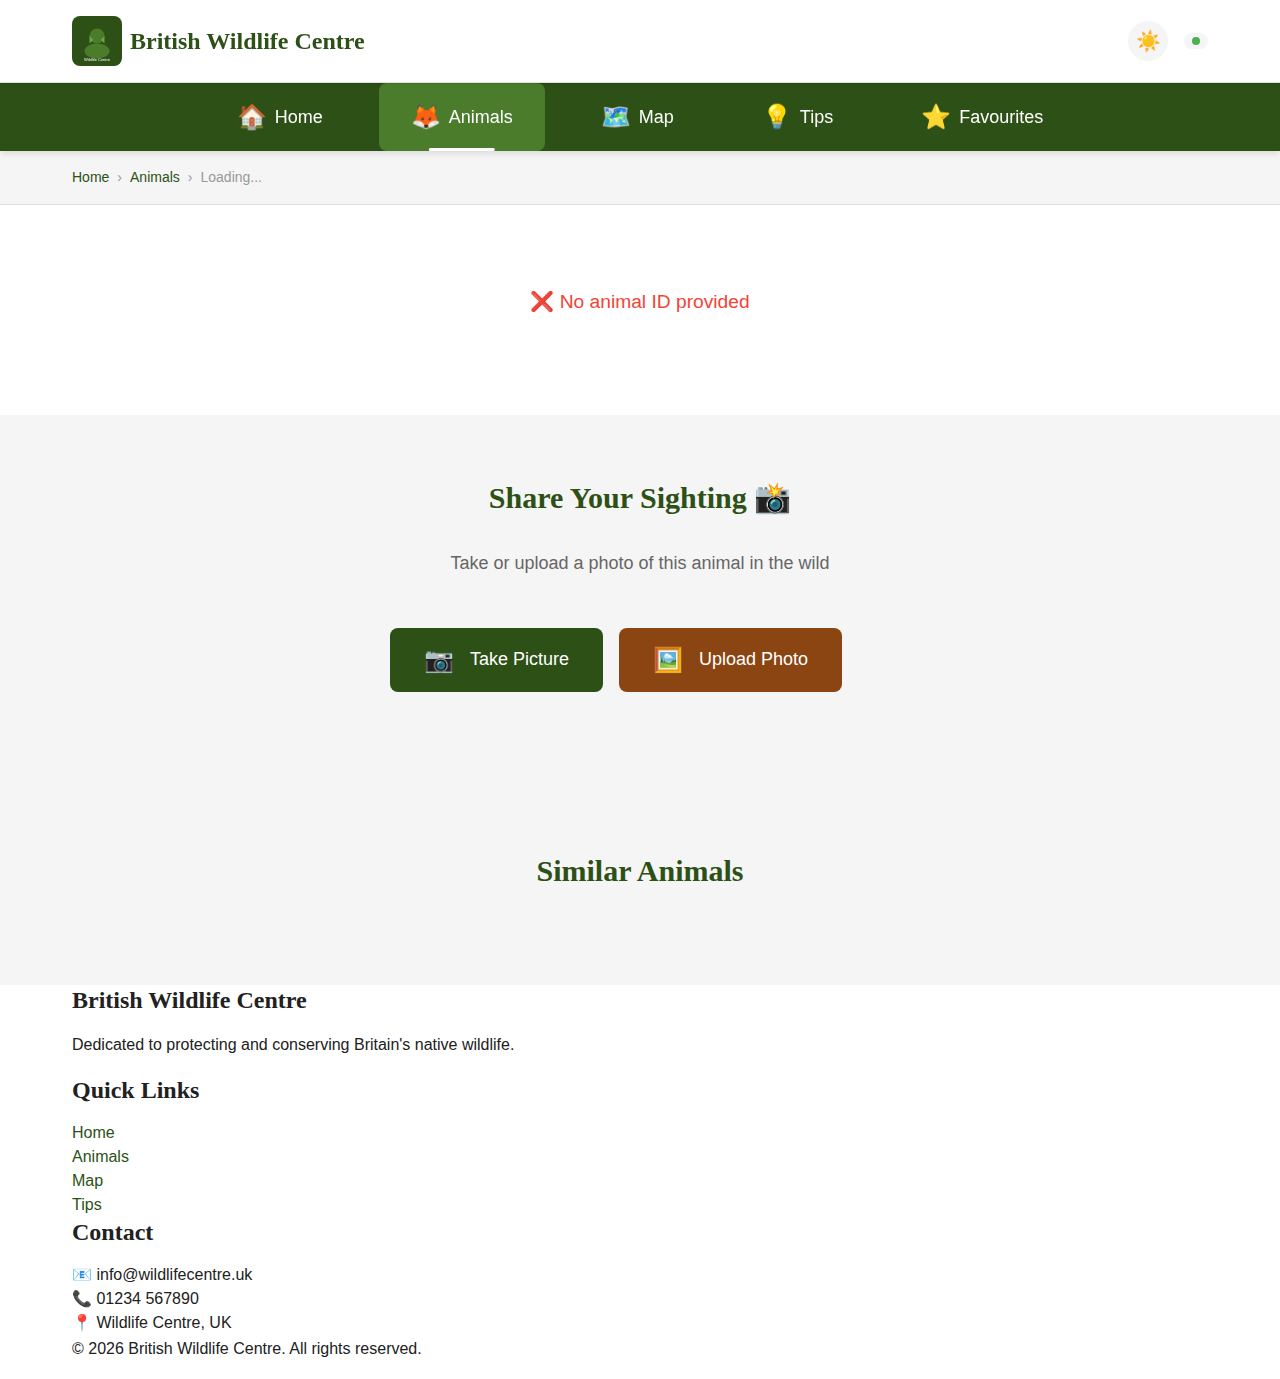
<file: animal-details.html>
<!DOCTYPE html>
<html lang="en">
<head>
    <meta charset="UTF-8">
    <meta name="viewport" content="width=device-width, initial-scale=1.0">
    <meta name="description" content="Learn about British wildlife species">
    <meta name="theme-color" content="#2d5016">
    
    <title>Animal Details - British Wildlife Centre</title>
    
    <!-- Favicon -->
    <link rel="icon" type="image/png" href="images/icons/favicon.png">
    <link rel="apple-touch-icon" href="images/icons/icon-192.png">
    
    <!-- Manifest -->
    <link rel="manifest" href="manifest.json">
    
    <!-- Stylesheets -->
    <link rel="stylesheet" href="css/base.css">
    <link rel="stylesheet" href="css/navigation.css">
    <link rel="stylesheet" href="css/animal-details.css">
</head>
<body>
    <!-- Header -->
    <header class="site-header">
        <div class="container">
            <div class="header-content">
                <div class="logo">
                    <img src="images/logo.svg" alt="British Wildlife Centre Logo" class="logo-img">
                    <h1 class="site-title">British Wildlife Centre</h1>
                </div>
                
                <div class="header-actions">
                    <!-- Theme Toggle -->
                    <button class="theme-toggle" id="themeToggle" aria-label="Toggle dark mode">
                        <span class="theme-icon theme-icon-light">☀️</span>
                        <span class="theme-icon theme-icon-dark">🌙</span>
                    </button>
                    
                    <!-- Network Status -->
                    <div class="network-status" id="networkStatus">
                        <span class="status-indicator"></span>
                    </div>
                </div>
            </div>
        </div>
    </header>

    <!-- Main Navigation (Desktop/Tablet) -->
    <nav class="main-nav" id="mainNav">
        <div class="container">
            <ul class="nav-list">
                <li class="nav-item">
                    <a href="index.html" class="nav-link">
                        <span class="nav-icon">🏠</span>
                        <span class="nav-text">Home</span>
                    </a>
                </li>
                <li class="nav-item">
                    <a href="animals.html" class="nav-link active" aria-current="page">
                        <span class="nav-icon">🦊</span>
                        <span class="nav-text">Animals</span>
                    </a>
                </li>
                <li class="nav-item">
                    <a href="map.html" class="nav-link">
                        <span class="nav-icon">🗺️</span>
                        <span class="nav-text">Map</span>
                    </a>
                </li>
                <li class="nav-item">
                    <a href="tips.html" class="nav-link">
                        <span class="nav-icon">💡</span>
                        <span class="nav-text">Tips</span>
                    </a>
                </li>
                <li class="nav-item">
                    <a href="favourites.html" class="nav-link">
                        <span class="nav-icon">⭐</span>
                        <span class="nav-text">Favourites</span>
                    </a>
                </li>
            </ul>
        </div>
    </nav>

    <!-- Main Content -->
    <main class="main-content">
        <!-- Breadcrumb -->
        <nav class="breadcrumb" aria-label="Breadcrumb">
            <div class="container">
                <ol class="breadcrumb-list">
                    <li><a href="index.html">Home</a></li>
                    <li><a href="animals.html">Animals</a></li>
                    <li id="breadcrumbAnimal" aria-current="page">Loading...</li>
                </ol>
            </div>
        </nav>

        <!-- Animal Details Container -->
        <div id="animalDetails" class="animal-details-container">
            <!-- Populated by JavaScript -->
        </div>

        <!-- Camera Section -->
        <section class="camera-section section" id="cameraSection">
            <div class="container">
                <h2 class="section-title">Share Your Sighting 📸</h2>
                <p class="section-subtitle">Take or upload a photo of this animal in the wild</p>
                
                <div class="camera-controls">
                    <button class="btn btn-primary btn-lg" id="takePictureBtn">
                        <span>📷</span>
                        <span>Take Picture</span>
                    </button>
                    <button class="btn btn-secondary btn-lg" id="uploadPictureBtn">
                        <span>🖼️</span>
                        <span>Upload Photo</span>
                    </button>
                </div>
                
                <input type="file" id="fileInput" accept="image/*" style="display: none;">
                <video id="cameraVideo" autoplay playsinline style="display: none;"></video>
                <canvas id="cameraCanvas" style="display: none;"></canvas>
                
                <div class="photo-preview hidden" id="photoPreview">
                    <img id="previewImage" alt="Preview">
                    <div class="photo-actions">
                        <button class="btn btn-success" id="savePhotoBtn">Save Photo</button>
                        <button class="btn btn-outline" id="retakePhotoBtn">Retake</button>
                    </div>
                </div>
                
                <div class="saved-photos" id="savedPhotos">
                    <!-- User photos display here -->
                </div>
            </div>
        </section>

        <!-- Related Animals -->
        <section class="related-section section bg-light">
            <div class="container">
                <h2 class="section-title">Similar Animals</h2>
                <div class="related-grid" id="relatedAnimals">
                    <!-- Populated by JavaScript -->
                </div>
            </div>
        </section>
    </main>

    <!-- Footer -->
    <footer class="site-footer">
        <div class="container">
            <div class="footer-content">
                <div class="footer-section">
                    <h3 class="footer-title">British Wildlife Centre</h3>
                    <p>Dedicated to protecting and conserving Britain's native wildlife.</p>
                </div>
                
                <div class="footer-section">
                    <h3 class="footer-title">Quick Links</h3>
                    <ul class="footer-links">
                        <li><a href="index.html">Home</a></li>
                        <li><a href="animals.html">Animals</a></li>
                        <li><a href="map.html">Map</a></li>
                        <li><a href="tips.html">Tips</a></li>
                    </ul>
                </div>
                
                <div class="footer-section">
                    <h3 class="footer-title">Contact</h3>
                    <ul class="footer-links">
                        <li>📧 info@wildlifecentre.uk</li>
                        <li>📞 01234 567890</li>
                        <li>📍 Wildlife Centre, UK</li>
                    </ul>
                </div>
            </div>
            
            <div class="footer-bottom">
                <p>&copy; 2026 British Wildlife Centre. All rights reserved.</p>
            </div>
        </div>
    </footer>

    <!-- Bottom Navigation (Mobile) -->
    <nav class="bottom-nav" id="bottomNav">
        <a href="index.html" class="bottom-nav-item">
            <span class="nav-icon">🏠</span>
            <span class="nav-label">Home</span>
        </a>
        <a href="animals.html" class="bottom-nav-item active" aria-current="page">
            <span class="nav-icon">🦊</span>
            <span class="nav-label">Animals</span>
        </a>
        <a href="map.html" class="bottom-nav-item">
            <span class="nav-icon">🗺️</span>
            <span class="nav-label">Map</span>
        </a>
        <a href="tips.html" class="bottom-nav-item">
            <span class="nav-icon">💡</span>
            <span class="nav-label">Tips</span>
        </a>
        <a href="favourites.html" class="bottom-nav-item">
            <span class="nav-icon">⭐</span>
            <span class="nav-label">Faves</span>
        </a>
    </nav>

    <!-- Scripts -->
    <script src="js/app.js" type="module"></script>
    <script src="js/theme.js" type="module"></script>
    <script src="js/network-status.js" type="module"></script>
    <script src="js/camera.js" type="module"></script>
    <script src="js/animal-details.js" type="module"></script>
</body>
</html>
</file>
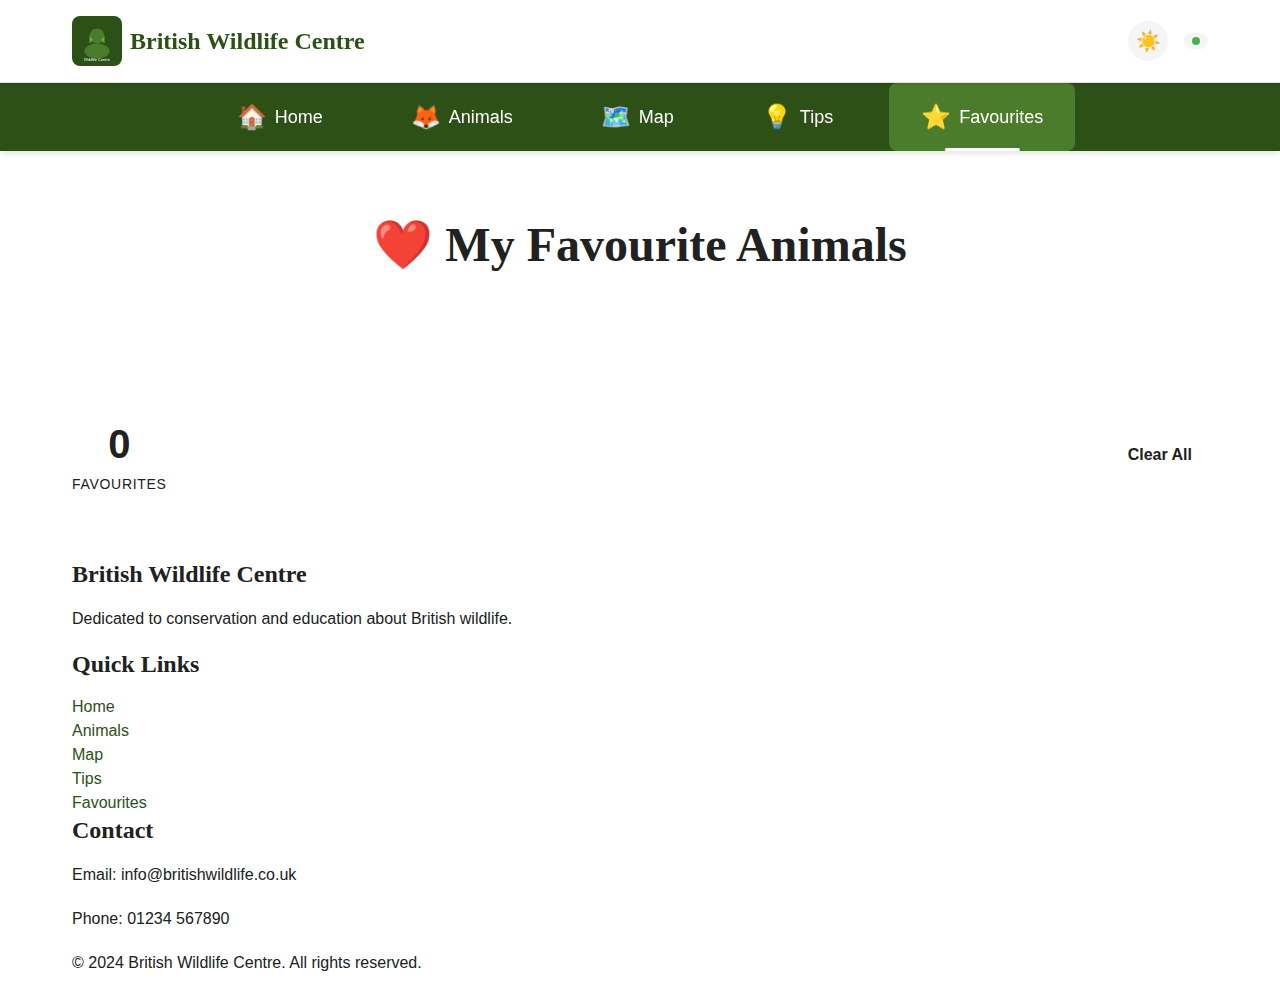
<file: favourites.html>
<!DOCTYPE html>
<html lang="en">
<head>
  <meta charset="UTF-8">
  <meta name="viewport" content="width=device-width, initial-scale=1.0">
  <meta name="description" content="Your favourite wildlife animals from the British Wildlife Centre">
  <meta name="theme-color" content="#2d5016">
  
  <title>My Favourites - British Wildlife Centre</title>
  
  <!-- Stylesheets -->
  <link rel="stylesheet" href="css/base.css">
  <link rel="stylesheet" href="css/navigation.css">
  <link rel="stylesheet" href="css/favourites.css">
  
  <!-- Favicon -->
  <link rel="icon" type="image/svg+xml" href="images/logo.svg">
</head>
<body>
  <!-- Header -->
  <header class="site-header">
    <div class="container">
      <div class="header-content">
        <div class="logo">
          <img src="images/logo.svg" alt="British Wildlife Centre Logo" class="logo-img">
          <h1 class="site-title">British Wildlife Centre</h1>
        </div>
        
        <div class="header-actions">
          <!-- Theme Toggle -->
          <button class="theme-toggle" id="themeToggle" aria-label="Toggle dark mode">
            <span class="theme-icon theme-icon-light">☀️</span>
            <span class="theme-icon theme-icon-dark">🌙</span>
          </button>
          
          <!-- Network Status -->
          <div class="network-status" id="networkStatus">
            <span class="status-indicator"></span>
          </div>
        </div>
      </div>
    </div>
  </header>

  <!-- Main Navigation (Desktop/Tablet) -->
  <nav class="main-nav" id="mainNav">
    <div class="container">
      <ul class="nav-list">
        <li class="nav-item">
          <a href="index.html" class="nav-link">
            <span class="nav-icon">🏠</span>
            <span class="nav-text">Home</span>
          </a>
        </li>
        <li class="nav-item">
          <a href="animals.html" class="nav-link">
            <span class="nav-icon">🦊</span>
            <span class="nav-text">Animals</span>
          </a>
        </li>
        <li class="nav-item">
          <a href="map.html" class="nav-link">
            <span class="nav-icon">🗺️</span>
            <span class="nav-text">Map</span>
          </a>
        </li>
        <li class="nav-item">
          <a href="tips.html" class="nav-link">
            <span class="nav-icon">💡</span>
            <span class="nav-text">Tips</span>
          </a>
        </li>
        <li class="nav-item">
          <a href="favourites.html" class="nav-link active" aria-current="page">
            <span class="nav-icon">⭐</span>
            <span class="nav-text">Favourites</span>
          </a>
        </li>
      </ul>
    </div>
  </nav>

  <!-- Main Content -->
  <main class="favourites-page">
    <!-- Page Header -->
    <section class="favourites-header">
      <div class="container">
        <h1>❤️ My Favourite Animals</h1>
        <p class="favourites-subtitle">Animals you've saved to your collection</p>
      </div>
    </section>

    <!-- Favourites Content -->
    <section class="favourites-content">
      <div class="container">
        <!-- Stats Bar -->
        <div class="favourites-stats">
          <div class="stat">
            <span class="stat-number" id="favouritesCount">0</span>
            <span class="stat-label">Favourites</span>
          </div>
          <button id="clearAllBtn" class="btn btn-outline-danger">
            Clear All
          </button>
        </div>

        <!-- Empty State -->
        <div id="emptyState" class="empty-state">
          <div class="empty-icon">💔</div>
          <h2>No Favourites Yet</h2>
          <p>Start adding animals to your favourites by clicking the heart icon on any animal card!</p>
          <a href="animals.html" class="btn btn-primary">Browse Animals</a>
        </div>

        <!-- Favourites Grid -->
        <div id="favouritesGrid" class="favourites-grid"></div>
      </div>
    </section>
  </main>

  <!-- Footer -->
  <footer class="site-footer">
    <div class="container">
      <div class="footer-content">
        <div class="footer-section">
          <h3>British Wildlife Centre</h3>
          <p>Dedicated to conservation and education about British wildlife.</p>
        </div>
        <div class="footer-section">
          <h3>Quick Links</h3>
          <ul>
            <li><a href="index.html">Home</a></li>
            <li><a href="animals.html">Animals</a></li>
            <li><a href="map.html">Map</a></li>
            <li><a href="tips.html">Tips</a></li>
            <li><a href="favourites.html">Favourites</a></li>
          </ul>
        </div>
        <div class="footer-section">
          <h3>Contact</h3>
          <p>Email: info@britishwildlife.co.uk</p>
          <p>Phone: 01234 567890</p>
        </div>
      </div>
      <div class="footer-bottom">
        <p>&copy; 2024 British Wildlife Centre. All rights reserved.</p>
      </div>
    </div>
  </footer>

  <!-- Mobile Bottom Navigation -->
  <nav class="bottom-nav" id="bottomNav">
    <a href="index.html" class="bottom-nav-item">
      <span class="nav-icon">🏠</span>
      <span class="nav-label">Home</span>
    </a>
    <a href="animals.html" class="bottom-nav-item">
      <span class="nav-icon">🦊</span>
      <span class="nav-label">Animals</span>
    </a>
    <a href="map.html" class="bottom-nav-item">
      <span class="nav-icon">🗺️</span>
      <span class="nav-label">Map</span>
    </a>
    <a href="tips.html" class="bottom-nav-item">
      <span class="nav-icon">💡</span>
      <span class="nav-label">Tips</span>
    </a>
    <a href="favourites.html" class="bottom-nav-item active">
      <span class="nav-icon">⭐</span>
      <span class="nav-label">Faves</span>
    </a>
  </nav>

  <!-- JavaScript Modules -->
  <script type="module" src="js/app.js"></script>
  <script type="module" src="js/theme.js"></script>
  <script type="module" src="js/network-status.js"></script>
  <script type="module" src="js/favourites-page.js"></script>
</body>
</html>
</file>
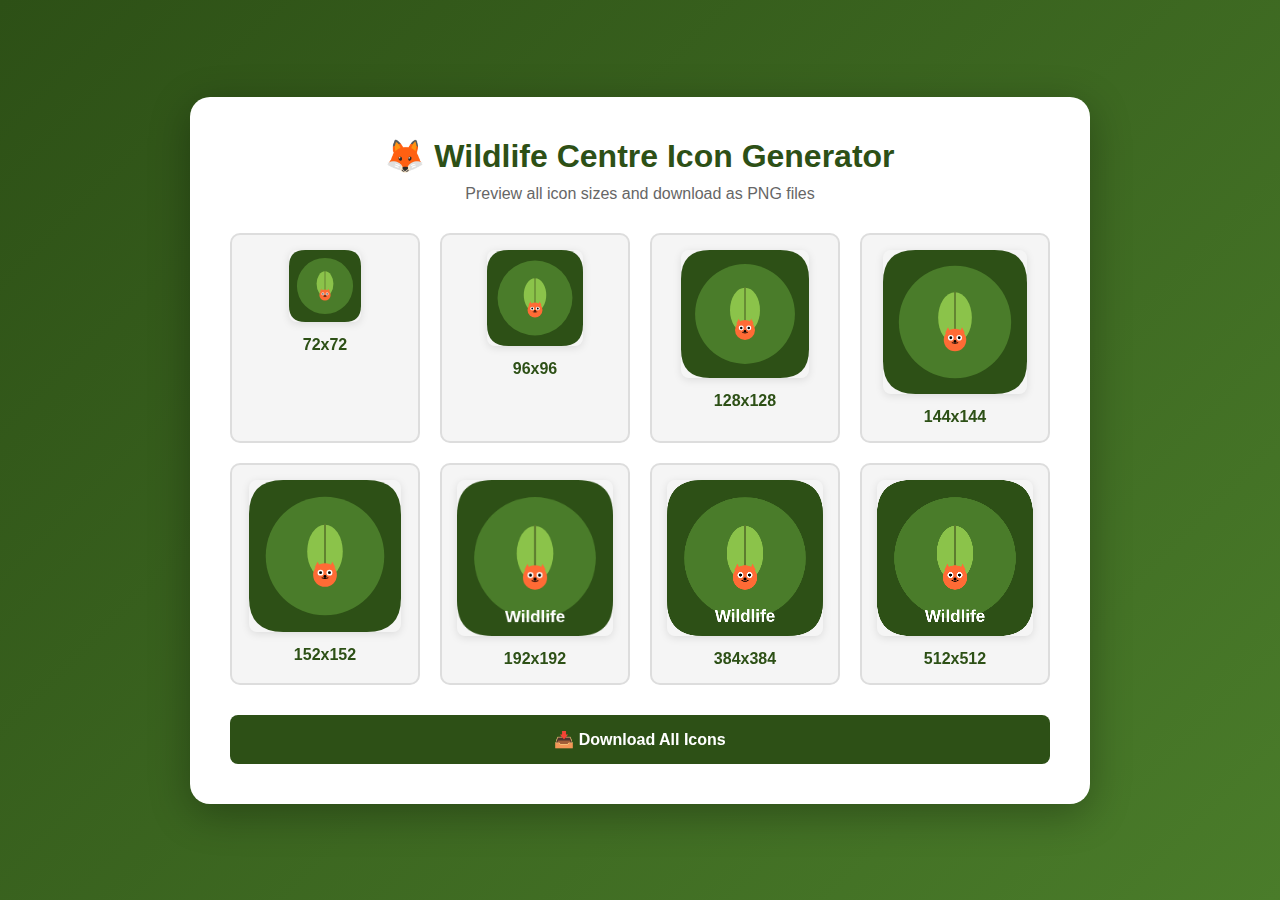
<file: generate-icons.html>
<!DOCTYPE html>
<html lang="en">
<head>
    <meta charset="UTF-8">
    <meta name="viewport" content="width=device-width, initial-scale=1.0">
    <title>PWA Icon Generator</title>
    <style>
        * { margin: 0; padding: 0; box-sizing: border-box; }
        body {
            font-family: Arial, sans-serif;
            background: linear-gradient(135deg, #2d5016 0%, #4a7c2a 100%);
            min-height: 100vh;
            display: flex;
            align-items: center;
            justify-content: center;
            padding: 20px;
        }
        .container {
            background: white;
            padding: 40px;
            border-radius: 20px;
            box-shadow: 0 10px 40px rgba(0,0,0,0.3);
            max-width: 900px;
            width: 100%;
        }
        h1 {
            color: #2d5016;
            margin-bottom: 10px;
            text-align: center;
        }
        .subtitle {
            color: #666;
            text-align: center;
            margin-bottom: 30px;
        }
        .preview-grid {
            display: grid;
            grid-template-columns: repeat(auto-fit, minmax(150px, 1fr));
            gap: 20px;
            margin-bottom: 30px;
        }
        .preview-item {
            text-align: center;
            padding: 15px;
            background: #f5f5f5;
            border-radius: 10px;
            border: 2px solid #ddd;
        }
        .preview-item canvas {
            max-width: 100%;
            height: auto;
            border-radius: 8px;
            box-shadow: 0 2px 8px rgba(0,0,0,0.1);
        }
        .preview-item .size {
            margin-top: 10px;
            font-weight: bold;
            color: #2d5016;
        }
        .btn {
            background: #2d5016;
            color: white;
            border: none;
            padding: 15px 30px;
            font-size: 16px;
            font-weight: bold;
            border-radius: 8px;
            cursor: pointer;
            width: 100%;
            transition: background 0.3s;
        }
        .btn:hover {
            background: #4a7c2a;
        }
        .btn:active {
            transform: scale(0.98);
        }
        .status {
            margin-top: 20px;
            padding: 15px;
            background: #e8f5e9;
            border-radius: 8px;
            text-align: center;
            display: none;
        }
        .status.show {
            display: block;
        }
    </style>
</head>
<body>
    <div class="container">
        <h1>🦊 Wildlife Centre Icon Generator</h1>
        <p class="subtitle">Preview all icon sizes and download as PNG files</p>
        
        <div class="preview-grid" id="previewGrid"></div>
        
        <button class="btn" onclick="downloadAllIcons()">📥 Download All Icons</button>
        
        <div class="status" id="status">
            <strong>✅ Icons generated successfully!</strong><br>
            Check your Downloads folder for all icon files.
        </div>
    </div>

    <script>
        const sizes = [72, 96, 128, 144, 152, 192, 384, 512];
        const canvases = {};

        // Generate all icon sizes
        function generateIcons() {
            const grid = document.getElementById('previewGrid');
            
            sizes.forEach(size => {
                // Create preview item
                const item = document.createElement('div');
                item.className = 'preview-item';
                
                const canvas = document.createElement('canvas');
                canvas.width = size;
                canvas.height = size;
                canvas.id = `icon-${size}`;
                canvases[size] = canvas;
                
                const sizeLabel = document.createElement('div');
                sizeLabel.className = 'size';
                sizeLabel.textContent = `${size}x${size}`;
                
                item.appendChild(canvas);
                item.appendChild(sizeLabel);
                grid.appendChild(item);
                
                // Draw icon
                drawIcon(canvas, size);
            });
        }

        // Draw the wildlife icon
        function drawIcon(canvas, size) {
            const ctx = canvas.getContext('2d');
            const scale = size / 512;
            
            // Background
            ctx.fillStyle = '#2d5016';
            roundRect(ctx, 0, 0, size, size, size * 0.225);
            ctx.fill();
            
            // Inner circle
            ctx.fillStyle = '#4a7c2a';
            ctx.beginPath();
            ctx.arc(size/2, size/2, size * 0.39, 0, Math.PI * 2);
            ctx.fill();
            
            // Leaf
            ctx.fillStyle = '#8bc34a';
            ctx.beginPath();
            ctx.ellipse(size/2, size * 0.47, size * 0.117, size * 0.176, 0, 0, Math.PI * 2);
            ctx.fill();
            
            // Leaf vein
            ctx.strokeStyle = '#5d7c2f';
            ctx.lineWidth = size * 0.012;
            ctx.lineCap = 'round';
            ctx.beginPath();
            ctx.moveTo(size/2, size * 0.293);
            ctx.lineTo(size/2, size * 0.645);
            ctx.stroke();
            
            // Fox face
            const foxY = size * 0.625;
            const foxSize = size * 0.078;
            
            // Face
            ctx.fillStyle = '#ff6b35';
            ctx.beginPath();
            ctx.arc(size/2, foxY, foxSize, 0, Math.PI * 2);
            ctx.fill();
            
            // Ears
            ctx.fillStyle = '#ff6b35';
            ctx.beginPath();
            ctx.moveTo(size/2 - foxSize * 0.875, foxY - foxSize * 0.625);
            ctx.lineTo(size/2 - foxSize * 0.625, foxY - foxSize * 1.125);
            ctx.lineTo(size/2 - foxSize * 0.375, foxY - foxSize * 0.625);
            ctx.fill();
            
            ctx.beginPath();
            ctx.moveTo(size/2 + foxSize * 0.875, foxY - foxSize * 0.625);
            ctx.lineTo(size/2 + foxSize * 0.625, foxY - foxSize * 1.125);
            ctx.lineTo(size/2 + foxSize * 0.375, foxY - foxSize * 0.625);
            ctx.fill();
            
            // Eyes
            ctx.fillStyle = '#fff';
            ctx.beginPath();
            ctx.arc(size/2 - foxSize * 0.375, foxY - foxSize * 0.2, foxSize * 0.25, 0, Math.PI * 2);
            ctx.fill();
            ctx.beginPath();
            ctx.arc(size/2 + foxSize * 0.375, foxY - foxSize * 0.2, foxSize * 0.25, 0, Math.PI * 2);
            ctx.fill();
            
            ctx.fillStyle = '#000';
            ctx.beginPath();
            ctx.arc(size/2 - foxSize * 0.375, foxY - foxSize * 0.2, foxSize * 0.125, 0, Math.PI * 2);
            ctx.fill();
            ctx.beginPath();
            ctx.arc(size/2 + foxSize * 0.375, foxY - foxSize * 0.2, foxSize * 0.125, 0, Math.PI * 2);
            ctx.fill();
            
            // Nose
            ctx.beginPath();
            ctx.arc(size/2, foxY + foxSize * 0.125, foxSize * 0.125, 0, Math.PI * 2);
            ctx.fill();
            
            // Mouth
            ctx.strokeStyle = '#000';
            ctx.lineWidth = size * 0.006;
            ctx.beginPath();
            ctx.moveTo(size/2 - foxSize * 0.25, foxY + foxSize * 0.25);
            ctx.quadraticCurveTo(size/2, foxY + foxSize * 0.375, size/2 + foxSize * 0.25, foxY + foxSize * 0.25);
            ctx.stroke();
            
            // Text
            if (size >= 192) {
                ctx.fillStyle = '#fff';
                ctx.font = `bold ${size * 0.109}px Arial`;
                ctx.textAlign = 'center';
                ctx.textBaseline = 'middle';
                ctx.fillText('Wildlife', size/2, size * 0.879);
            }
        }

        // Helper function for rounded rectangles
        function roundRect(ctx, x, y, width, height, radius) {
            ctx.beginPath();
            ctx.moveTo(x + radius, y);
            ctx.lineTo(x + width - radius, y);
            ctx.quadraticCurveTo(x + width, y, x + width, y + radius);
            ctx.lineTo(x + width, y + height - radius);
            ctx.quadraticCurveTo(x + width, y + height, x + width - radius, y + height);
            ctx.lineTo(x + radius, y + height);
            ctx.quadraticCurveTo(x, y + height, x, y + height - radius);
            ctx.lineTo(x, y + radius);
            ctx.quadraticCurveTo(x, y, x + radius, y);
            ctx.closePath();
        }

        // Download all icons
        function downloadAllIcons() {
            sizes.forEach((size, index) => {
                setTimeout(() => {
                    const canvas = canvases[size];
                    const link = document.createElement('a');
                    link.download = `icon-${size}.png`;
                    link.href = canvas.toDataURL('image/png');
                    link.click();
                }, index * 200); // Stagger downloads
            });
            
            // Also download favicon
            setTimeout(() => {
                const canvas = canvases[72];
                const link = document.createElement('a');
                link.download = 'favicon.png';
                link.href = canvas.toDataURL('image/png');
                link.click();
            }, sizes.length * 200);
            
            // Show status
            document.getElementById('status').classList.add('show');
        }

        // Generate icons on load
        window.onload = generateIcons;
    </script>
</body>
</html>
</file>
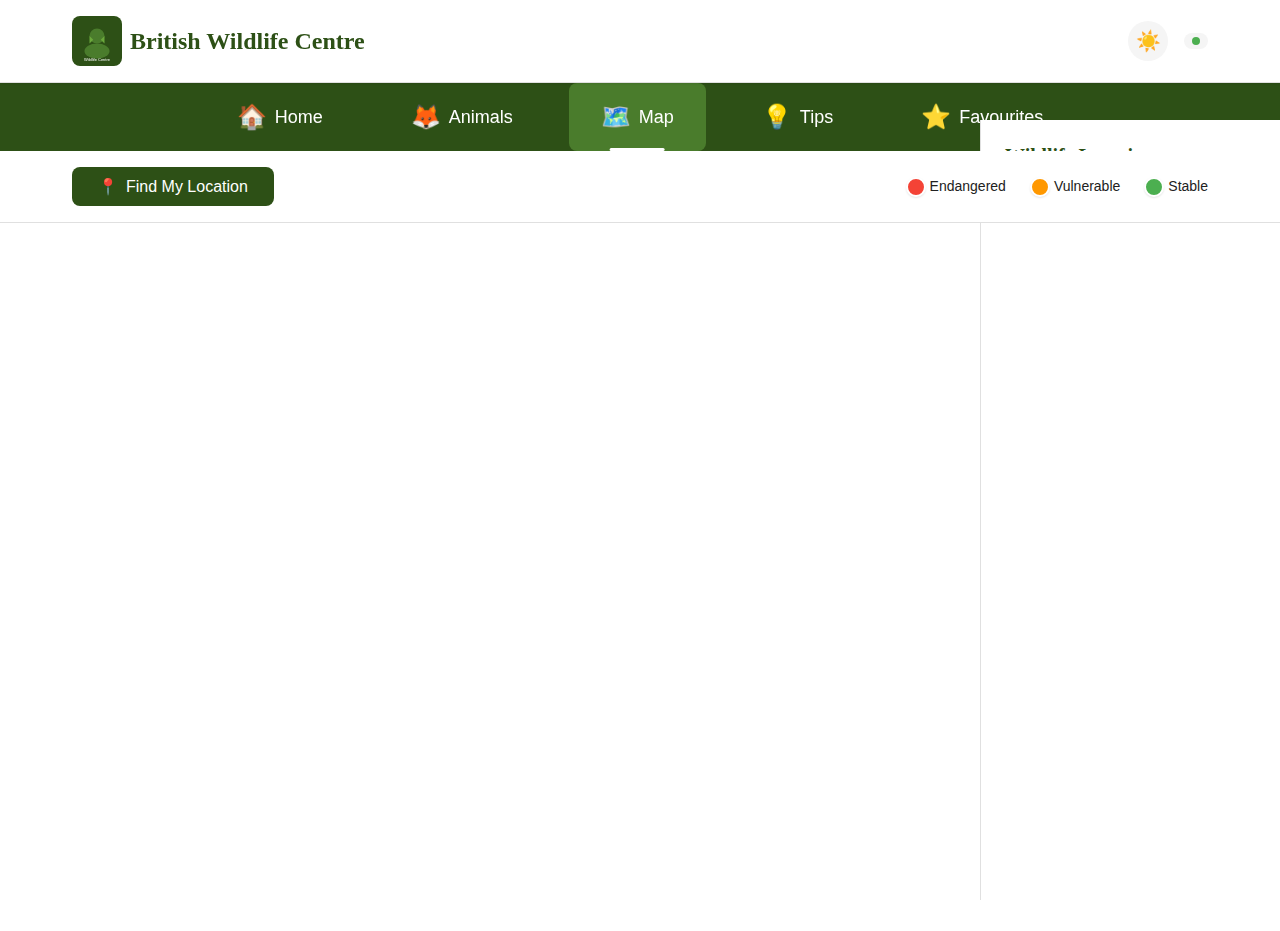
<file: map.html>
<!DOCTYPE html>
<html lang="en">
<head>
    <meta charset="UTF-8">
    <meta name="viewport" content="width=device-width, initial-scale=1.0">
    <meta name="description" content="Interactive map showing British wildlife locations">
    <meta name="theme-color" content="#2d5016">
    
    <title>Wildlife Map - British Wildlife Centre</title>
    
    <!-- Favicon -->
    <link rel="icon" type="image/png" href="images/icons/favicon.png">
    <link rel="apple-touch-icon" href="images/icons/icon-192.png">
    
    <!-- Manifest -->
    <link rel="manifest" href="manifest.json">
    
    <!-- Leaflet CSS -->
    <link rel="stylesheet" href="https://unpkg.com/leaflet@1.9.4/dist/leaflet.css" />
    
    <!-- Stylesheets -->
    <link rel="stylesheet" href="css/base.css">
    <link rel="stylesheet" href="css/navigation.css">
    <link rel="stylesheet" href="css/map.css">
</head>
<body>
    <!-- Header -->
    <header class="site-header">
        <div class="container">
            <div class="header-content">
                <div class="logo">
                    <img src="images/logo.svg" alt="British Wildlife Centre Logo" class="logo-img">
                    <h1 class="site-title">British Wildlife Centre</h1>
                </div>
                
                <div class="header-actions">
                    <!-- Theme Toggle -->
                    <button class="theme-toggle" id="themeToggle" aria-label="Toggle dark mode">
                        <span class="theme-icon theme-icon-light">☀️</span>
                        <span class="theme-icon theme-icon-dark">🌙</span>
                    </button>
                    
                    <!-- Network Status -->
                    <div class="network-status" id="networkStatus">
                        <span class="status-indicator"></span>
                    </div>
                </div>
            </div>
        </div>
    </header>

    <!-- Main Navigation (Desktop/Tablet) -->
    <nav class="main-nav" id="mainNav">
        <div class="container">
            <ul class="nav-list">
                <li class="nav-item">
                    <a href="index.html" class="nav-link">
                        <span class="nav-icon">🏠</span>
                        <span class="nav-text">Home</span>
                    </a>
                </li>
                <li class="nav-item">
                    <a href="animals.html" class="nav-link">
                        <span class="nav-icon">🦊</span>
                        <span class="nav-text">Animals</span>
                    </a>
                </li>
                <li class="nav-item">
                    <a href="map.html" class="nav-link active" aria-current="page">
                        <span class="nav-icon">🗺️</span>
                        <span class="nav-text">Map</span>
                    </a>
                </li>
                <li class="nav-item">
                    <a href="tips.html" class="nav-link">
                        <span class="nav-icon">💡</span>
                        <span class="nav-text">Tips</span>
                    </a>
                </li>
                <li class="nav-item">
                    <a href="favourites.html" class="nav-link">
                        <span class="nav-icon">⭐</span>
                        <span class="nav-text">Favourites</span>
                    </a>
                </li>
            </ul>
        </div>
    </nav>

    <!-- Main Content -->
    <main class="main-content">
        <!-- Map Controls -->
        <div class="map-controls">
            <div class="container">
                <button class="btn btn-primary" id="locateBtn">
                    <span>📍</span>
                    <span>Find My Location</span>
                </button>
                
                <div class="map-legend">
                    <span class="legend-item">
                        <span class="legend-marker endangered"></span>
                        <span>Endangered</span>
                    </span>
                    <span class="legend-item">
                        <span class="legend-marker vulnerable"></span>
                        <span>Vulnerable</span>
                    </span>
                    <span class="legend-item">
                        <span class="legend-marker stable"></span>
                        <span>Stable</span>
                    </span>
                </div>
            </div>
        </div>

        <!-- Map Container -->
        <div id="map" class="map-container"></div>

        <!-- Animal List Sidebar -->
        <div class="map-sidebar">
            <div class="sidebar-content">
                <h2 class="sidebar-title">Wildlife Locations</h2>
                <div class="sidebar-list" id="animalList">
                    <!-- Populated by JavaScript -->
                </div>
            </div>
        </div>
    </main>

    <!-- Bottom Navigation (Mobile) -->
    <nav class="bottom-nav" id="bottomNav">
        <a href="index.html" class="bottom-nav-item">
            <span class="nav-icon">🏠</span>
            <span class="nav-label">Home</span>
        </a>
        <a href="animals.html" class="bottom-nav-item">
            <span class="nav-icon">🦊</span>
            <span class="nav-label">Animals</span>
        </a>
        <a href="map.html" class="bottom-nav-item active" aria-current="page">
            <span class="nav-icon">🗺️</span>
            <span class="nav-label">Map</span>
        </a>
        <a href="tips.html" class="bottom-nav-item">
            <span class="nav-icon">💡</span>
            <span class="nav-label">Tips</span>
        </a>
        <a href="favourites.html" class="bottom-nav-item">
            <span class="nav-icon">⭐</span>
            <span class="nav-label">Faves</span>
        </a>
    </nav>

    <!-- Leaflet JS -->
    <script src="https://unpkg.com/leaflet@1.9.4/dist/leaflet.js"></script>
    
    <!-- Scripts -->
    <script src="js/app.js" type="module"></script>
    <script src="js/theme.js" type="module"></script>
    <script src="js/network-status.js" type="module"></script>
    <script src="js/map-page.js" type="module"></script>
</body>
</html>
</file>
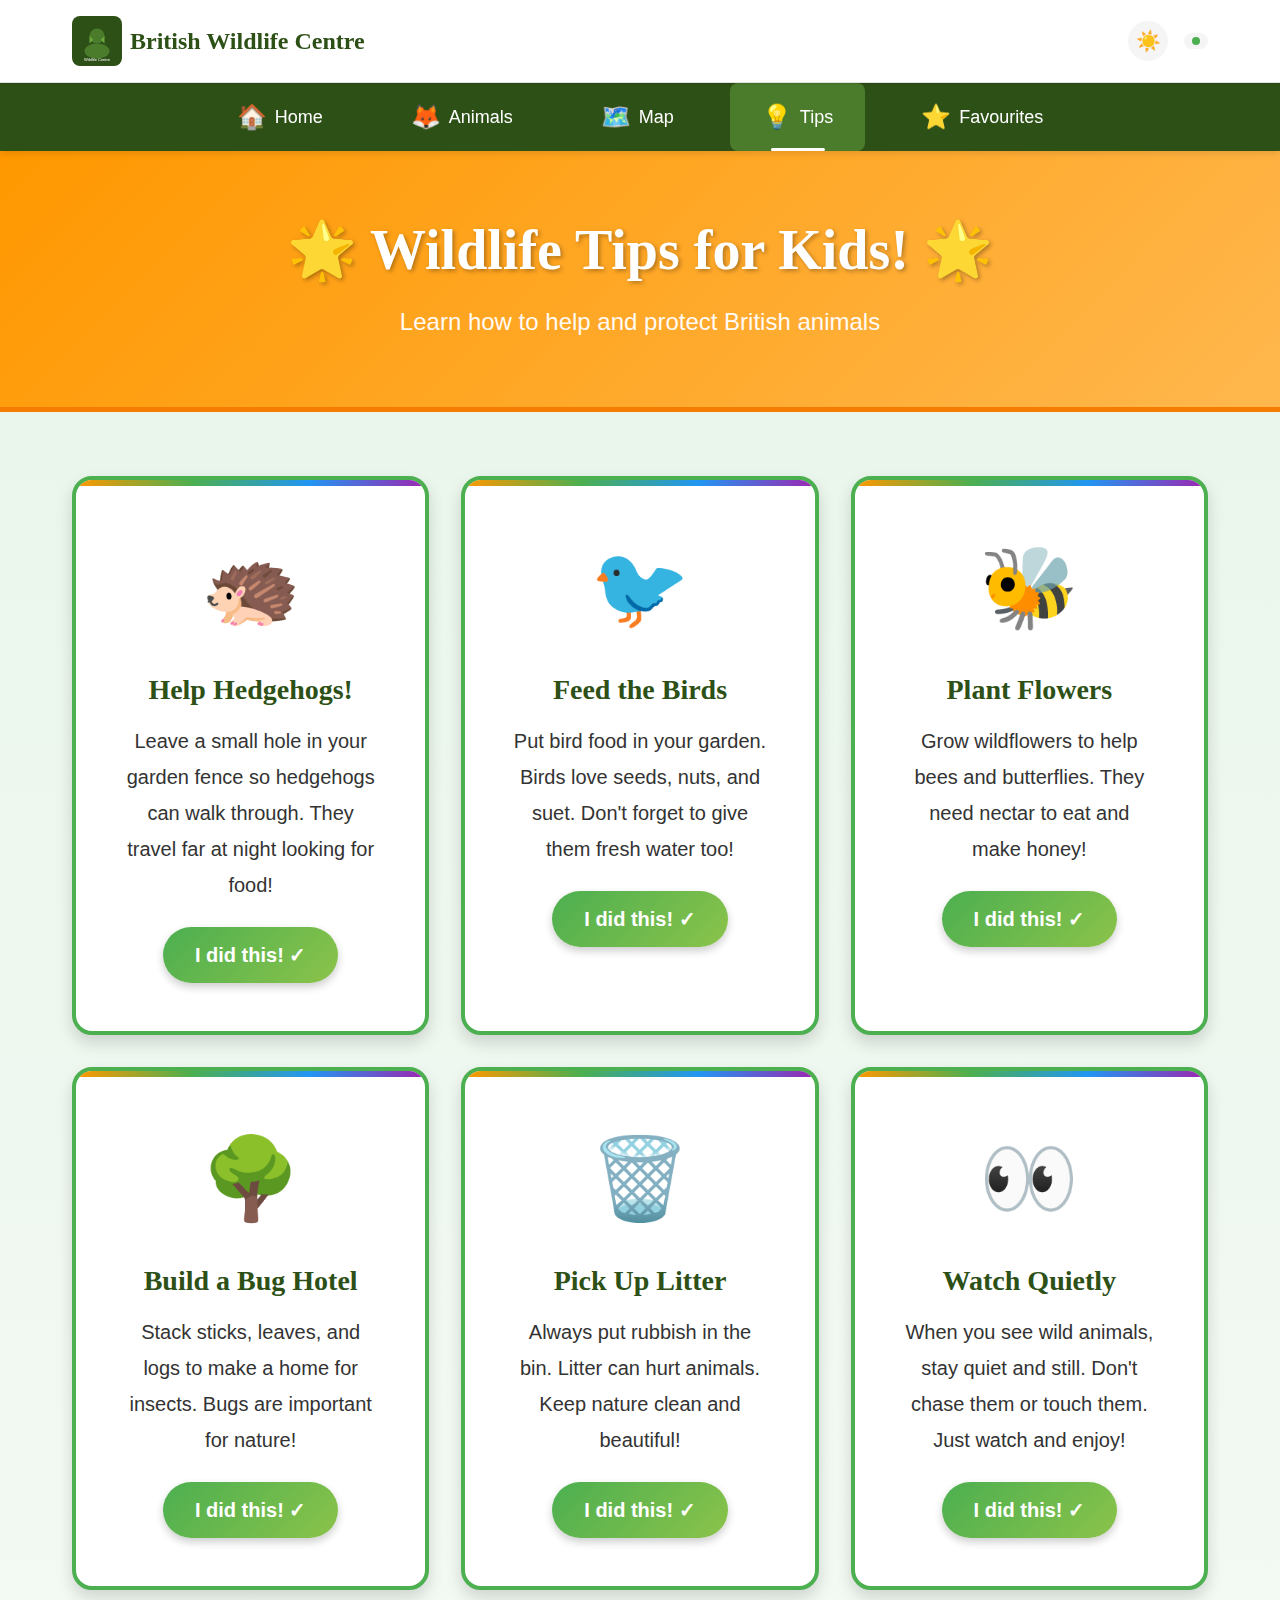
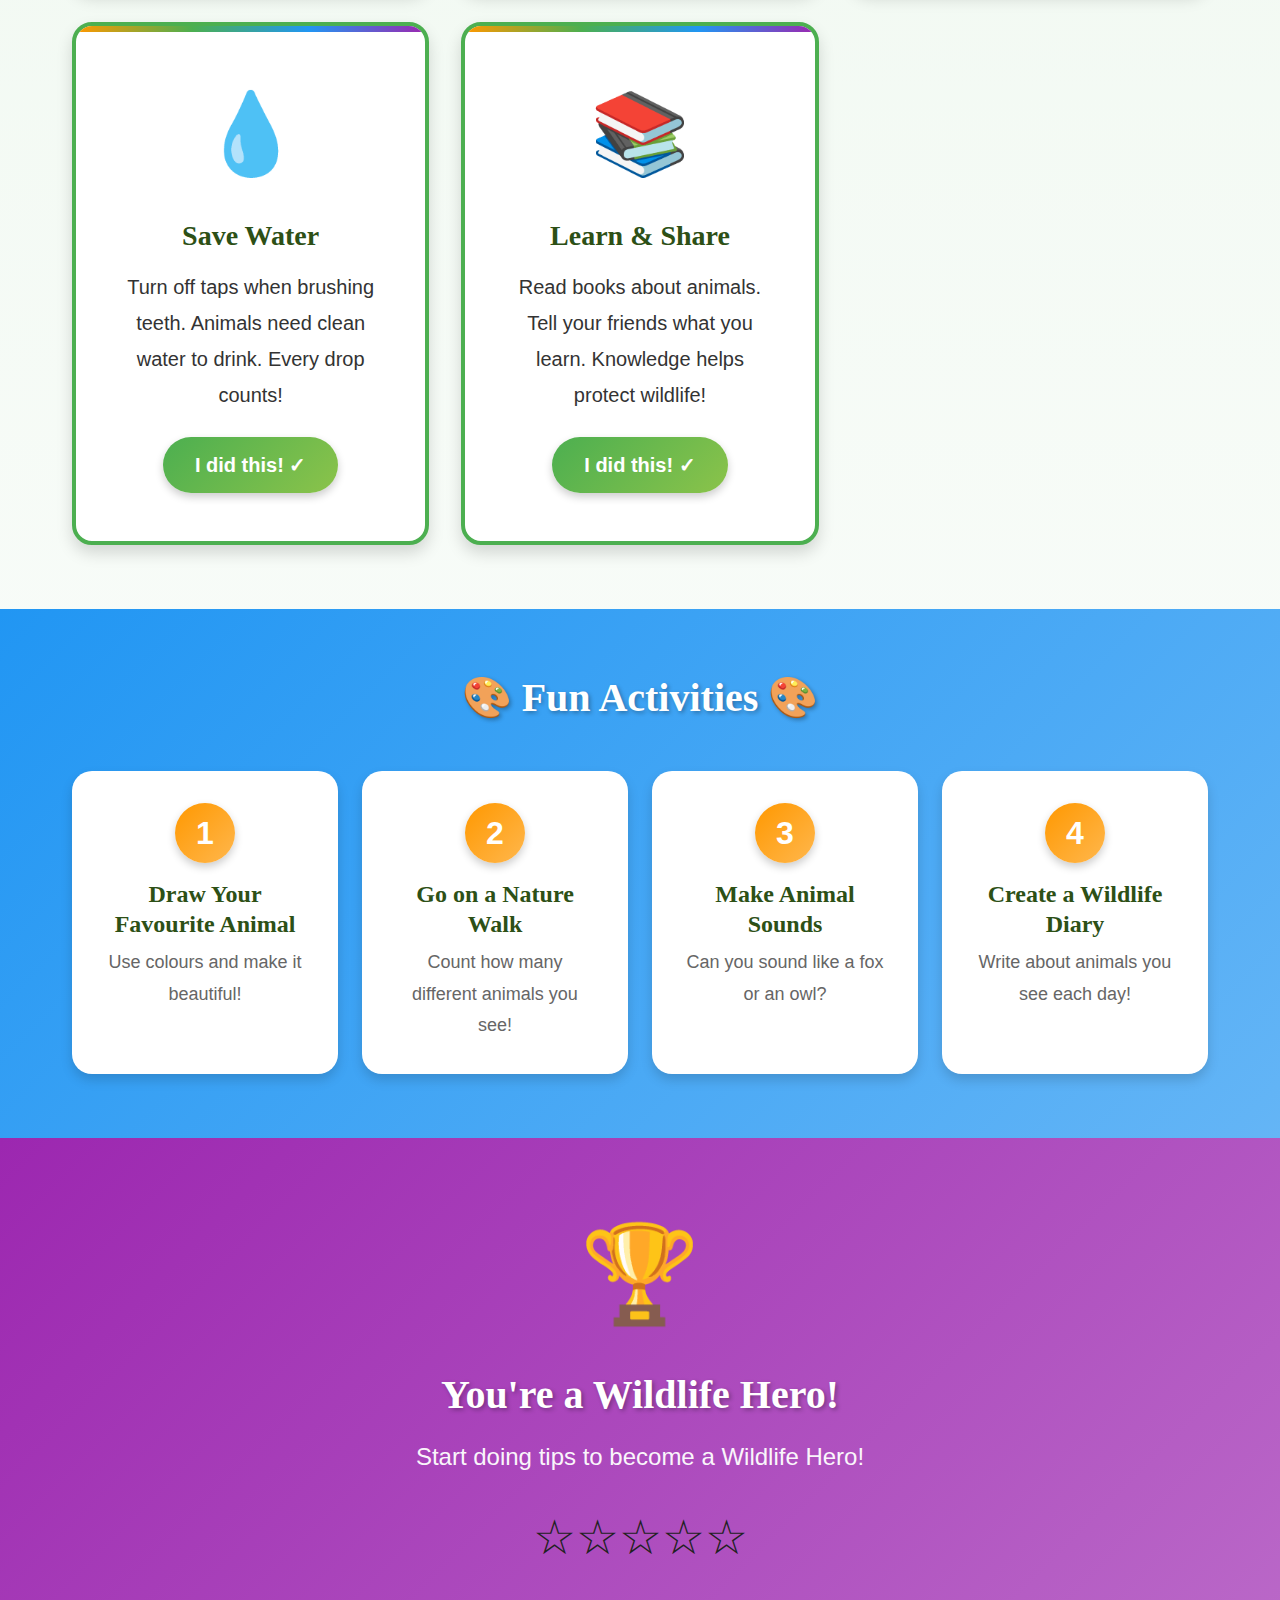
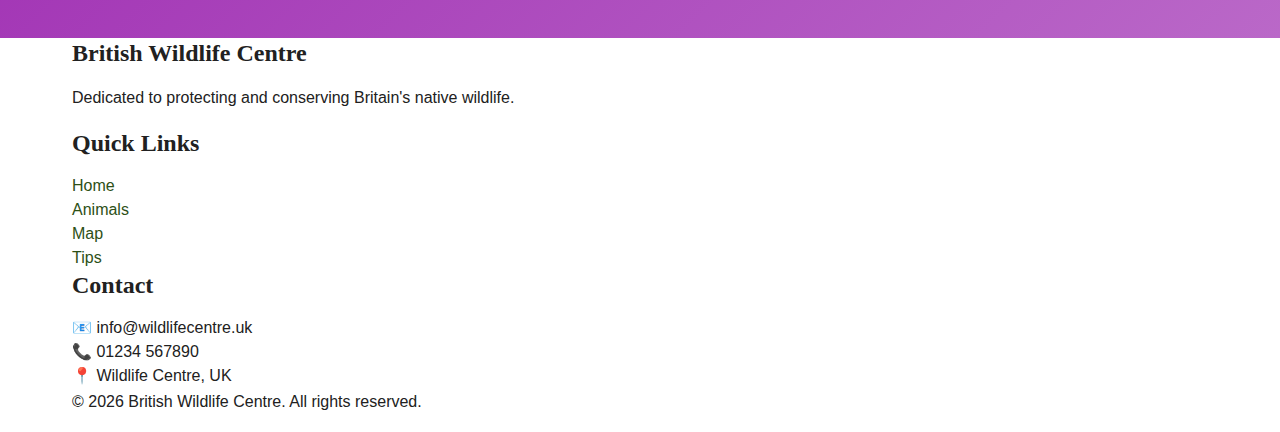
<file: tips.html>
<!DOCTYPE html>
<html lang="en">
<head>
    <meta charset="UTF-8">
    <meta name="viewport" content="width=device-width, initial-scale=1.0">
    <meta name="description" content="Wildlife tips for children - learn about British animals">
    <meta name="theme-color" content="#2d5016">
    
    <title>Wildlife Tips for Kids - British Wildlife Centre</title>
    
    <!-- Favicon -->
    <link rel="icon" type="image/png" href="images/icons/favicon.png">
    <link rel="apple-touch-icon" href="images/icons/icon-192.png">
    
    <!-- Manifest -->
    <link rel="manifest" href="manifest.json">
    
    <!-- Stylesheets -->
    <link rel="stylesheet" href="css/base.css">
    <link rel="stylesheet" href="css/navigation.css">
    <link rel="stylesheet" href="css/tips.css">
</head>
<body>
    <!-- Header -->
    <header class="site-header">
        <div class="container">
            <div class="header-content">
                <div class="logo">
                    <img src="images/logo.svg" alt="British Wildlife Centre Logo" class="logo-img">
                    <h1 class="site-title">British Wildlife Centre</h1>
                </div>
                
                <div class="header-actions">
                    <!-- Theme Toggle -->
                    <button class="theme-toggle" id="themeToggle" aria-label="Toggle dark mode">
                        <span class="theme-icon theme-icon-light">☀️</span>
                        <span class="theme-icon theme-icon-dark">🌙</span>
                    </button>
                    
                    <!-- Network Status -->
                    <div class="network-status" id="networkStatus">
                        <span class="status-indicator"></span>
                    </div>
                </div>
            </div>
        </div>
    </header>

    <!-- Main Navigation (Desktop/Tablet) -->
    <nav class="main-nav" id="mainNav">
        <div class="container">
            <ul class="nav-list">
                <li class="nav-item">
                    <a href="index.html" class="nav-link">
                        <span class="nav-icon">🏠</span>
                        <span class="nav-text">Home</span>
                    </a>
                </li>
                <li class="nav-item">
                    <a href="animals.html" class="nav-link">
                        <span class="nav-icon">🦊</span>
                        <span class="nav-text">Animals</span>
                    </a>
                </li>
                <li class="nav-item">
                    <a href="map.html" class="nav-link">
                        <span class="nav-icon">🗺️</span>
                        <span class="nav-text">Map</span>
                    </a>
                </li>
                <li class="nav-item">
                    <a href="tips.html" class="nav-link active" aria-current="page">
                        <span class="nav-icon">💡</span>
                        <span class="nav-text">Tips</span>
                    </a>
                </li>
                <li class="nav-item">
                    <a href="favourites.html" class="nav-link">
                        <span class="nav-icon">⭐</span>
                        <span class="nav-text">Favourites</span>
                    </a>
                </li>
            </ul>
        </div>
    </nav>

    <!-- Main Content -->
    <main class="main-content tips-page">
        <!-- Hero Section -->
        <section class="tips-hero">
            <div class="container">
                <h1 class="tips-hero-title">🌟 Wildlife Tips for Kids! 🌟</h1>
                <p class="tips-hero-subtitle">Learn how to help and protect British animals</p>
            </div>
        </section>

        <!-- Tips Grid -->
        <section class="tips-section section">
            <div class="container">
                <div class="tips-grid">
                    <!-- Tip 1 -->
                    <div class="tip-card">
                        <div class="tip-icon">🦔</div>
                        <h2 class="tip-title">Help Hedgehogs!</h2>
                        <p class="tip-text">Leave a small hole in your garden fence so hedgehogs can walk through. They travel far at night looking for food!</p>
                        <div class="tip-actions">
                            <button class="tip-btn">I did this! ✓</button>
                        </div>
                    </div>

                    <!-- Tip 2 -->
                    <div class="tip-card">
                        <div class="tip-icon">🐦</div>
                        <h2 class="tip-title">Feed the Birds</h2>
                        <p class="tip-text">Put bird food in your garden. Birds love seeds, nuts, and suet. Don't forget to give them fresh water too!</p>
                        <div class="tip-actions">
                            <button class="tip-btn">I did this! ✓</button>
                        </div>
                    </div>

                    <!-- Tip 3 -->
                    <div class="tip-card">
                        <div class="tip-icon">🐝</div>
                        <h2 class="tip-title">Plant Flowers</h2>
                        <p class="tip-text">Grow wildflowers to help bees and butterflies. They need nectar to eat and make honey!</p>
                        <div class="tip-actions">
                            <button class="tip-btn">I did this! ✓</button>
                        </div>
                    </div>

                    <!-- Tip 4 -->
                    <div class="tip-card">
                        <div class="tip-icon">🌳</div>
                        <h2 class="tip-title">Build a Bug Hotel</h2>
                        <p class="tip-text">Stack sticks, leaves, and logs to make a home for insects. Bugs are important for nature!</p>
                        <div class="tip-actions">
                            <button class="tip-btn">I did this! ✓</button>
                        </div>
                    </div>

                    <!-- Tip 5 -->
                    <div class="tip-card">
                        <div class="tip-icon">🗑️</div>
                        <h2 class="tip-title">Pick Up Litter</h2>
                        <p class="tip-text">Always put rubbish in the bin. Litter can hurt animals. Keep nature clean and beautiful!</p>
                        <div class="tip-actions">
                            <button class="tip-btn">I did this! ✓</button>
                        </div>
                    </div>

                    <!-- Tip 6 -->
                    <div class="tip-card">
                        <div class="tip-icon">👀</div>
                        <h2 class="tip-title">Watch Quietly</h2>
                        <p class="tip-text">When you see wild animals, stay quiet and still. Don't chase them or touch them. Just watch and enjoy!</p>
                        <div class="tip-actions">
                            <button class="tip-btn">I did this! ✓</button>
                        </div>
                    </div>

                    <!-- Tip 7 -->
                    <div class="tip-card">
                        <div class="tip-icon">💧</div>
                        <h2 class="tip-title">Save Water</h2>
                        <p class="tip-text">Turn off taps when brushing teeth. Animals need clean water to drink. Every drop counts!</p>
                        <div class="tip-actions">
                            <button class="tip-btn">I did this! ✓</button>
                        </div>
                    </div>

                    <!-- Tip 8 -->
                    <div class="tip-card">
                        <div class="tip-icon">📚</div>
                        <h2 class="tip-title">Learn & Share</h2>
                        <p class="tip-text">Read books about animals. Tell your friends what you learn. Knowledge helps protect wildlife!</p>
                        <div class="tip-actions">
                            <button class="tip-btn">I did this! ✓</button>
                        </div>
                    </div>
                </div>
            </div>
        </section>

        <!-- Fun Activities -->
        <section class="activities-section section">
            <div class="container">
                <h2 class="section-title-fun">🎨 Fun Activities 🎨</h2>
                
                <div class="activities-grid">
                    <div class="activity-card">
                        <div class="activity-number">1</div>
                        <h3>Draw Your Favourite Animal</h3>
                        <p>Use colours and make it beautiful!</p>
                    </div>
                    
                    <div class="activity-card">
                        <div class="activity-number">2</div>
                        <h3>Go on a Nature Walk</h3>
                        <p>Count how many different animals you see!</p>
                    </div>
                    
                    <div class="activity-card">
                        <div class="activity-number">3</div>
                        <h3>Make Animal Sounds</h3>
                        <p>Can you sound like a fox or an owl?</p>
                    </div>
                    
                    <div class="activity-card">
                        <div class="activity-number">4</div>
                        <h3>Create a Wildlife Diary</h3>
                        <p>Write about animals you see each day!</p>
                    </div>
                </div>
            </div>
        </section>

        <!-- Achievement Banner -->
        <section class="achievement-section">
            <div class="container">
                <div class="achievement-content">
                    <div class="achievement-badge">🏆</div>
                    <h2>You're a Wildlife Hero!</h2>
                    <p id="achievementText">Keep doing these tips to help animals!</p>
                    <div class="achievement-stars" id="achievementStars">
                        ⭐⭐⭐⭐⭐
                    </div>
                </div>
            </div>
        </section>
    </main>

    <!-- Footer -->
    <footer class="site-footer">
        <div class="container">
            <div class="footer-content">
                <div class="footer-section">
                    <h3 class="footer-title">British Wildlife Centre</h3>
                    <p>Dedicated to protecting and conserving Britain's native wildlife.</p>
                </div>
                
                <div class="footer-section">
                    <h3 class="footer-title">Quick Links</h3>
                    <ul class="footer-links">
                        <li><a href="index.html">Home</a></li>
                        <li><a href="animals.html">Animals</a></li>
                        <li><a href="map.html">Map</a></li>
                        <li><a href="tips.html">Tips</a></li>
                    </ul>
                </div>
                
                <div class="footer-section">
                    <h3 class="footer-title">Contact</h3>
                    <ul class="footer-links">
                        <li>📧 info@wildlifecentre.uk</li>
                        <li>📞 01234 567890</li>
                        <li>📍 Wildlife Centre, UK</li>
                    </ul>
                </div>
            </div>
            
            <div class="footer-bottom">
                <p>&copy; 2026 British Wildlife Centre. All rights reserved.</p>
            </div>
        </div>
    </footer>

    <!-- Bottom Navigation (Mobile) -->
    <nav class="bottom-nav" id="bottomNav">
        <a href="index.html" class="bottom-nav-item">
            <span class="nav-icon">🏠</span>
            <span class="nav-label">Home</span>
        </a>
        <a href="animals.html" class="bottom-nav-item">
            <span class="nav-icon">🦊</span>
            <span class="nav-label">Animals</span>
        </a>
        <a href="map.html" class="bottom-nav-item">
            <span class="nav-icon">🗺️</span>
            <span class="nav-label">Map</span>
        </a>
        <a href="tips.html" class="bottom-nav-item active" aria-current="page">
            <span class="nav-icon">💡</span>
            <span class="nav-label">Tips</span>
        </a>
        <a href="favourites.html" class="bottom-nav-item">
            <span class="nav-icon">⭐</span>
            <span class="nav-label">Faves</span>
        </a>
    </nav>

    <!-- Scripts -->
    <script src="js/app.js" type="module"></script>
    <script src="js/theme.js" type="module"></script>
    <script src="js/network-status.js" type="module"></script>
    <script src="js/tips-page.js" type="module"></script>
</body>
</html>
</file>
<file: css/navigation.css>
/* ========================================
   NAVIGATION STYLES
   Mobile-first: Bottom nav for mobile
   Tablet/Desktop: Top sticky nav
   ======================================== */

/* ========================================
   SITE HEADER
   ======================================== */

.site-header {
  background-color: var(--color-bg);
  border-bottom: 1px solid var(--color-border);
  padding: var(--spacing-md) 0;
  position: sticky;
  top: 0;
  z-index: 100;
  box-shadow: var(--shadow-sm);
  transition: all var(--transition-base);
}

.header-content {
  display: flex;
  justify-content: space-between;
  align-items: center;
}

.logo {
  display: flex;
  align-items: center;
  gap: var(--spacing-sm);
}

.logo-img {
  width: 40px;
  height: 40px;
  border-radius: var(--radius-md);
}

.site-title {
  font-size: var(--font-size-lg);
  margin: 0;
  color: var(--color-primary);
}

.header-actions {
  display: flex;
  align-items: center;
  gap: var(--spacing-md);
}

/* Theme Toggle Button */
.theme-toggle {
  width: 40px;
  height: 40px;
  border-radius: var(--radius-full);
  background-color: var(--color-bg-secondary);
  display: flex;
  align-items: center;
  justify-content: center;
  font-size: var(--font-size-xl);
  position: relative;
  overflow: hidden;
}

.theme-toggle:hover {
  background-color: var(--color-bg-tertiary);
  transform: scale(1.05);
}

.theme-icon {
  position: absolute;
  transition: all var(--transition-base);
}

.theme-icon-light {
  opacity: 1;
  transform: rotate(0deg);
}

.theme-icon-dark {
  opacity: 0;
  transform: rotate(-180deg);
}

[data-theme="dark"] .theme-icon-light {
  opacity: 0;
  transform: rotate(180deg);
}

[data-theme="dark"] .theme-icon-dark {
  opacity: 1;
  transform: rotate(0deg);
}

/* Network Status Indicator */
.network-status {
  display: flex;
  align-items: center;
  gap: var(--spacing-xs);
  padding: var(--spacing-xs) var(--spacing-sm);
  border-radius: var(--radius-full);
  background-color: var(--color-bg-secondary);
  font-size: var(--font-size-xs);
}

.status-indicator {
  width: 8px;
  height: 8px;
  border-radius: 50%;
  background-color: var(--color-success);
  animation: pulse 2s infinite;
}

.network-status.offline .status-indicator {
  background-color: var(--color-danger);
  animation: none;
}

@keyframes pulse {
  0%, 100% {
    opacity: 1;
  }
  50% {
    opacity: 0.5;
  }
}

/* ========================================
   MAIN NAVIGATION (Desktop/Tablet)
   Hidden on mobile, visible on tablet+
   ======================================== */

.main-nav {
  display: none;
  background-color: var(--color-primary);
  position: sticky;
  top: var(--nav-height);
  z-index: 90;
  box-shadow: var(--shadow-md);
}

.nav-list {
  display: flex;
  justify-content: center;
  gap: var(--spacing-md);
  padding: 0;
  margin: 0;
}

.nav-item {
  list-style: none;
}

.nav-link {
  display: flex;
  align-items: center;
  gap: var(--spacing-sm);
  padding: var(--spacing-md) var(--spacing-lg);
  color: white;
  font-weight: var(--font-weight-medium);
  border-radius: var(--radius-md);
  transition: all var(--transition-fast);
  position: relative;
}

.nav-link:hover {
  background-color: var(--color-primary-light);
  color: white;
}

.nav-link.active {
  background-color: var(--color-primary-light);
}

.nav-link.active::after {
  content: '';
  position: absolute;
  bottom: 0;
  left: 50%;
  transform: translateX(-50%);
  width: 40%;
  height: 3px;
  background-color: white;
  border-radius: var(--radius-full);
}

.nav-icon {
  font-size: var(--font-size-xl);
}

.nav-text {
  font-size: var(--font-size-base);
}

/* ========================================
   BOTTOM NAVIGATION (Mobile)
   Visible on mobile, hidden on tablet+
   ======================================== */

.bottom-nav {
  position: fixed;
  bottom: 0;
  left: 0;
  right: 0;
  background-color: var(--color-bg);
  border-top: 1px solid var(--color-border);
  display: flex;
  justify-content: space-around;
  align-items: center;
  padding: var(--spacing-sm) 0;
  z-index: 100;
  box-shadow: 0 -2px 10px var(--color-shadow);
  height: var(--bottom-nav-height);
}

.bottom-nav-item {
  display: flex;
  flex-direction: column;
  align-items: center;
  justify-content: center;
  gap: var(--spacing-xs);
  padding: var(--spacing-xs) var(--spacing-sm);
  color: var(--color-text-secondary);
  font-size: var(--font-size-xs);
  font-weight: var(--font-weight-medium);
  border-radius: var(--radius-md);
  transition: all var(--transition-fast);
  flex: 1;
  text-align: center;
  position: relative;
}

.bottom-nav-item .nav-icon {
  font-size: var(--font-size-2xl);
  transition: all var(--transition-fast);
}

.bottom-nav-item .nav-label {
  font-size: var(--font-size-xs);
  line-height: 1;
}

.bottom-nav-item:hover {
  color: var(--color-primary);
}

.bottom-nav-item:hover .nav-icon {
  transform: scale(1.1);
}

.bottom-nav-item.active {
  color: var(--color-primary);
}

.bottom-nav-item.active .nav-icon {
  transform: scale(1.15);
}

.bottom-nav-item.active::before {
  content: '';
  position: absolute;
  top: -1px;
  left: 50%;
  transform: translateX(-50%);
  width: 40%;
  height: 3px;
  background-color: var(--color-primary);
  border-radius: 0 0 var(--radius-full) var(--radius-full);
}

/* ========================================
   RESPONSIVE BREAKPOINTS
   ======================================== */

/* Tablet: 640px+ */
@media (min-width: 640px) {
  .site-title {
    font-size: var(--font-size-xl);
  }
  
  .logo-img {
    width: 45px;
    height: 45px;
  }
  
  /* Show main nav, hide bottom nav */
  .main-nav {
    display: block;
  }
  
  .bottom-nav {
    display: none;
  }
  
  /* Adjust body padding */
  body {
    padding-bottom: 0;
  }
}

/* Desktop: 1024px+ */
@media (min-width: 1024px) {
  .site-title {
    font-size: var(--font-size-2xl);
  }
  
  .logo-img {
    width: 50px;
    height: 50px;
  }
  
  .nav-list {
    gap: var(--spacing-lg);
  }
  
  .nav-link {
    padding: var(--spacing-md) var(--spacing-xl);
  }
  
  .nav-icon {
    font-size: var(--font-size-2xl);
  }
  
  .nav-text {
    font-size: var(--font-size-lg);
  }
}

/* ========================================
   NAVIGATION UTILITIES
   ======================================== */

/* Active page highlight */
[data-page="home"] .bottom-nav-item[href="index.html"],
[data-page="home"] .nav-link[href="index.html"] {
  color: var(--color-primary);
}

[data-page="animals"] .bottom-nav-item[href="animals.html"],
[data-page="animals"] .nav-link[href="animals.html"] {
  background-color: var(--color-primary-light);
}

[data-page="map"] .bottom-nav-item[href="map.html"],
[data-page="map"] .nav-link[href="map.html"] {
  background-color: var(--color-primary-light);
}

[data-page="tips"] .bottom-nav-item[href="tips.html"],
[data-page="tips"] .nav-link[href="tips.html"] {
  background-color: var(--color-primary-light);
}

[data-page="favourites"] .bottom-nav-item[href="favourites.html"],
[data-page="favourites"] .nav-link[href="favourites.html"] {
  background-color: var(--color-primary-light);
}

/* Smooth scroll behavior */
@media (prefers-reduced-motion: no-preference) {
  .main-nav,
  .bottom-nav {
    transition: transform var(--transition-base);
  }
}
</file>
<file: css/animal-details.css>
/* ========================================
   ANIMAL DETAILS PAGE STYLES
   ======================================== */

/* Breadcrumb */
.breadcrumb {
  background-color: var(--color-bg-secondary);
  padding: var(--spacing-md) 0;
  border-bottom: 1px solid var(--color-border);
}

.breadcrumb-list {
  display: flex;
  flex-wrap: wrap;
  align-items: center;
  gap: var(--spacing-sm);
  list-style: none;
  font-size: var(--font-size-sm);
}

.breadcrumb-list li {
  display: flex;
  align-items: center;
}

.breadcrumb-list li:not(:last-child)::after {
  content: '›';
  margin-left: var(--spacing-sm);
  color: var(--color-text-muted);
}

.breadcrumb-list a {
  color: var(--color-primary);
  transition: color var(--transition-fast);
}

.breadcrumb-list a:hover {
  color: var(--color-primary-light);
}

.breadcrumb-list li:last-child {
  color: var(--color-text-muted);
}

/* Animal Details Container */
.animal-details-container {
  padding: var(--spacing-2xl) 0;
}

/* Animal Hero Section */
.animal-hero {
  margin-bottom: var(--spacing-2xl);
}

.animal-hero-content {
  display: grid;
  grid-template-columns: 1fr;
  gap: var(--spacing-2xl);
  align-items: start;
}

.animal-hero-image {
  width: 100%;
  border-radius: var(--radius-lg);
  overflow: hidden;
  box-shadow: var(--shadow-xl);
  position: relative;
}

.animal-hero-image img {
  width: 100%;
  height: auto;
  display: block;
}

.animal-status-badge {
  position: absolute;
  top: var(--spacing-lg);
  right: var(--spacing-lg);
  background-color: var(--color-danger);
  color: white;
  padding: var(--spacing-sm) var(--spacing-lg);
  border-radius: var(--radius-full);
  font-size: var(--font-size-sm);
  font-weight: var(--font-weight-bold);
  text-transform: uppercase;
  box-shadow: var(--shadow-md);
}

.animal-status-badge.medium {
  background-color: var(--color-warning);
}

.animal-status-badge.low {
  background-color: var(--color-success);
}

.animal-hero-info {
  display: flex;
  flex-direction: column;
  gap: var(--spacing-lg);
}

.animal-header {
  display: flex;
  justify-content: space-between;
  align-items: start;
  gap: var(--spacing-md);
}

.animal-title-group h1 {
  font-size: var(--font-size-3xl);
  color: var(--color-primary);
  margin-bottom: var(--spacing-xs);
}

.animal-scientific-name {
  font-size: var(--font-size-lg);
  font-style: italic;
  color: var(--color-text-muted);
}

.favourite-btn-large {
  width: 60px;
  height: 60px;
  border-radius: var(--radius-full);
  background-color: var(--color-bg-secondary);
  display: flex;
  align-items: center;
  justify-content: center;
  font-size: 2rem;
  transition: all var(--transition-fast);
  flex-shrink: 0;
  box-shadow: var(--shadow-md);
}

.favourite-btn-large:hover {
  background-color: var(--color-bg-tertiary);
  transform: scale(1.05);
}

.favourite-btn-large.active {
  background-color: var(--color-warning);
}

.animal-description {
  font-size: var(--font-size-lg);
  line-height: var(--line-height-relaxed);
  color: var(--color-text-secondary);
}

/* Quick Facts Grid */
.quick-facts {
  display: grid;
  grid-template-columns: 1fr;
  gap: var(--spacing-md);
  background-color: var(--color-bg-secondary);
  padding: var(--spacing-xl);
  border-radius: var(--radius-lg);
}

.quick-fact {
  display: flex;
  align-items: start;
  gap: var(--spacing-md);
}

.quick-fact-icon {
  font-size: var(--font-size-2xl);
  flex-shrink: 0;
}

.quick-fact-content {
  flex: 1;
}

.quick-fact-label {
  font-size: var(--font-size-sm);
  font-weight: var(--font-weight-semibold);
  color: var(--color-text-muted);
  text-transform: uppercase;
  margin-bottom: var(--spacing-xs);
}

.quick-fact-value {
  font-size: var(--font-size-base);
  color: var(--color-text);
}

/* Detailed Information Sections */
.animal-info-section {
  margin-bottom: var(--spacing-2xl);
}

.info-section-title {
  font-size: var(--font-size-2xl);
  color: var(--color-primary);
  margin-bottom: var(--spacing-lg);
  padding-bottom: var(--spacing-md);
  border-bottom: 2px solid var(--color-primary);
}

.info-cards {
  display: grid;
  grid-template-columns: 1fr;
  gap: var(--spacing-lg);
}

.info-card {
  background-color: var(--color-bg);
  padding: var(--spacing-xl);
  border-radius: var(--radius-lg);
  box-shadow: var(--shadow-md);
}

.info-card h3 {
  font-size: var(--font-size-xl);
  color: var(--color-primary);
  margin-bottom: var(--spacing-md);
  display: flex;
  align-items: center;
  gap: var(--spacing-sm);
}

.info-card p {
  line-height: var(--line-height-relaxed);
  color: var(--color-text-secondary);
}

/* Fun Fact Card */
.fun-fact-card {
  background: linear-gradient(135deg, var(--color-primary) 0%, var(--color-primary-light) 100%);
  color: white;
  padding: var(--spacing-2xl);
  border-radius: var(--radius-lg);
  text-align: center;
  box-shadow: var(--shadow-lg);
}

.fun-fact-card h3 {
  color: white;
  font-size: var(--font-size-2xl);
  margin-bottom: var(--spacing-md);
}

.fun-fact-card p {
  color: rgba(255, 255, 255, 0.95);
  font-size: var(--font-size-lg);
  line-height: var(--line-height-relaxed);
}

/* Camera Section */
.camera-section {
  background-color: var(--color-bg-secondary);
}

.camera-controls {
  display: flex;
  flex-direction: column;
  gap: var(--spacing-md);
  max-width: 500px;
  margin: 0 auto var(--spacing-xl);
}

.camera-controls .btn {
  display: flex;
  align-items: center;
  justify-content: center;
  gap: var(--spacing-md);
}

.camera-controls .btn span:first-child {
  font-size: var(--font-size-2xl);
}

.photo-preview {
  max-width: 600px;
  margin: 0 auto;
  background-color: var(--color-bg);
  padding: var(--spacing-lg);
  border-radius: var(--radius-lg);
  box-shadow: var(--shadow-md);
}

.photo-preview img {
  width: 100%;
  height: auto;
  border-radius: var(--radius-md);
  margin-bottom: var(--spacing-md);
}

.photo-actions {
  display: flex;
  gap: var(--spacing-md);
}

.photo-actions .btn {
  flex: 1;
}

.saved-photos {
  display: grid;
  grid-template-columns: repeat(auto-fill, minmax(150px, 1fr));
  gap: var(--spacing-md);
  margin-top: var(--spacing-xl);
}

.saved-photo-item {
  position: relative;
  border-radius: var(--radius-md);
  overflow: hidden;
  box-shadow: var(--shadow-md);
}

.saved-photo-item img {
  width: 100%;
  height: 150px;
  object-fit: cover;
}

.saved-photo-delete {
  position: absolute;
  top: var(--spacing-xs);
  right: var(--spacing-xs);
  background-color: var(--color-danger);
  color: white;
  width: 28px;
  height: 28px;
  border-radius: var(--radius-full);
  display: flex;
  align-items: center;
  justify-content: center;
  font-size: var(--font-size-lg);
  cursor: pointer;
  opacity: 0.9;
  transition: opacity var(--transition-fast);
}

.saved-photo-delete:hover {
  opacity: 1;
}

/* Related Animals */
.related-grid {
  display: grid;
  grid-template-columns: 1fr;
  gap: var(--spacing-lg);
}

.related-animal-card {
  background-color: var(--color-bg);
  border-radius: var(--radius-lg);
  overflow: hidden;
  box-shadow: var(--shadow-md);
  transition: all var(--transition-base);
  cursor: pointer;
}

.related-animal-card:hover {
  transform: translateY(-4px);
  box-shadow: var(--shadow-xl);
}

.related-animal-image {
  width: 100%;
  height: 150px;
  overflow: hidden;
}

.related-animal-image img {
  width: 100%;
  height: 100%;
  object-fit: cover;
  transition: transform var(--transition-slow);
}

.related-animal-card:hover .related-animal-image img {
  transform: scale(1.05);
}

.related-animal-content {
  padding: var(--spacing-md);
}

.related-animal-name {
  font-size: var(--font-size-lg);
  color: var(--color-primary);
  margin-bottom: var(--spacing-xs);
}

.related-animal-scientific {
  font-size: var(--font-size-sm);
  font-style: italic;
  color: var(--color-text-muted);
}

/* Loading & Error States */
.loading-container {
  text-align: center;
  padding: var(--spacing-3xl);
}

.error-container {
  text-align: center;
  padding: var(--spacing-3xl);
  color: var(--color-danger);
}

/* Responsive Design */
@media (min-width: 640px) {
  .animal-hero-content {
    grid-template-columns: 1fr 1fr;
  }

  .quick-facts {
    grid-template-columns: repeat(2, 1fr);
  }

  .info-cards {
    grid-template-columns: repeat(2, 1fr);
  }

  .camera-controls {
    flex-direction: row;
  }

  .related-grid {
    grid-template-columns: repeat(2, 1fr);
  }
}

@media (min-width: 1024px) {
  .animal-hero-content {
    grid-template-columns: 1.5fr 1fr;
  }

  .animal-title-group h1 {
    font-size: var(--font-size-4xl);
  }

  .quick-facts {
    grid-template-columns: repeat(3, 1fr);
  }

  .related-grid {
    grid-template-columns: repeat(4, 1fr);
  }
}

@media (min-width: 1280px) {
  .animal-hero-content {
    grid-template-columns: 2fr 1fr;
  }
}
</file>
<file: css/favourites.css>
/* ========================================
   FAVOURITES PAGE STYLES
   ======================================== */

.favourites-page {
  padding-bottom: calc(var(--spacing-4xl) + 80px);
}

/* Header */
.favourites-header {
  background: linear-gradient(135deg, var(--primary-color) 0%, #4a7c2a 100%);
  color: white;
  padding: var(--spacing-3xl) 0;
  text-align: center;
}

.favourites-header h1 {
  font-size: 2.5rem;
  margin-bottom: var(--spacing-sm);
}

.favourites-subtitle {
  font-size: 1.25rem;
  opacity: 0.9;
  margin: 0;
}

/* Stats Bar */
.favourites-stats {
  display: flex;
  justify-content: space-between;
  align-items: center;
  padding: var(--spacing-xl) 0;
  margin-bottom: var(--spacing-xl);
  border-bottom: 2px solid var(--border-color);
}

.stat {
  display: flex;
  flex-direction: column;
  align-items: center;
}

.stat-number {
  font-size: 2.5rem;
  font-weight: bold;
  color: var(--primary-color);
}

.stat-label {
  font-size: 0.875rem;
  color: var(--text-secondary);
  text-transform: uppercase;
  letter-spacing: 0.05em;
}

.btn-outline-danger {
  padding: 0.5rem 1rem;
  background: transparent;
  color: var(--danger-color);
  border: 2px solid var(--danger-color);
  border-radius: var(--radius-md);
  font-weight: 600;
  cursor: pointer;
  transition: all 0.3s ease;
}

.btn-outline-danger:hover {
  background: var(--danger-color);
  color: white;
}

/* Empty State */
.empty-state {
  text-align: center;
  padding: var(--spacing-4xl) 0;
  display: none;
}

.empty-state.visible {
  display: block;
}

.empty-icon {
  font-size: 6rem;
  margin-bottom: var(--spacing-lg);
  opacity: 0.5;
}

.empty-state h2 {
  font-size: 2rem;
  color: var(--text-primary);
  margin-bottom: var(--spacing-md);
}

.empty-state p {
  font-size: 1.125rem;
  color: var(--text-secondary);
  margin-bottom: var(--spacing-xl);
  max-width: 500px;
  margin-left: auto;
  margin-right: auto;
}

/* Favourites Grid */
.favourites-grid {
  display: none;
  grid-template-columns: 1fr;
  gap: var(--spacing-xl);
  margin-top: var(--spacing-xl);
}

.favourites-grid.visible {
  display: grid;
}

/* Favourite Card */
.favourite-card {
  background: var(--bg-secondary);
  border-radius: var(--radius-lg);
  overflow: hidden;
  box-shadow: var(--shadow-md);
  transition: all 0.3s ease;
  position: relative;
}

.favourite-card:hover {
  transform: translateY(-4px);
  box-shadow: var(--shadow-lg);
}

.favourite-image {
  width: 100%;
  height: 200px;
  object-fit: cover;
}

.favourite-content {
  padding: var(--spacing-lg);
}

.favourite-header {
  display: flex;
  justify-content: space-between;
  align-items: start;
  margin-bottom: var(--spacing-md);
}

.favourite-title {
  flex: 1;
}

.favourite-title h3 {
  font-size: 1.5rem;
  color: var(--text-primary);
  margin-bottom: var(--spacing-xs);
}

.favourite-scientific {
  font-size: 0.875rem;
  color: var(--text-secondary);
  font-style: italic;
}

.remove-favourite {
  background: transparent;
  border: none;
  font-size: 1.5rem;
  cursor: pointer;
  padding: var(--spacing-xs);
  transition: transform 0.2s ease;
  opacity: 0.7;
}

.remove-favourite:hover {
  transform: scale(1.2);
  opacity: 1;
}

.favourite-description {
  font-size: 0.875rem;
  color: var(--text-secondary);
  line-height: 1.6;
  margin-bottom: var(--spacing-md);
  display: -webkit-box;
  -webkit-line-clamp: 3;
  -webkit-box-orient: vertical;
  overflow: hidden;
}

.favourite-meta {
  display: flex;
  gap: var(--spacing-md);
  margin-bottom: var(--spacing-md);
  flex-wrap: wrap;
}

.meta-item {
  display: flex;
  align-items: center;
  gap: var(--spacing-xs);
  font-size: 0.875rem;
  color: var(--text-secondary);
}

.meta-icon {
  font-size: 1rem;
}

.conservation-status {
  display: inline-block;
  padding: 0.25rem 0.75rem;
  border-radius: var(--radius-full);
  font-size: 0.75rem;
  font-weight: 600;
  text-transform: uppercase;
  letter-spacing: 0.05em;
}

.status-endangered {
  background: #ffebee;
  color: #c62828;
}

[data-theme="dark"] .status-endangered {
  background: #c62828;
  color: white;
}

.status-vulnerable {
  background: #fff3e0;
  color: #e65100;
}

[data-theme="dark"] .status-vulnerable {
  background: #e65100;
  color: white;
}

.status-stable {
  background: #e8f5e9;
  color: #2e7d32;
}

[data-theme="dark"] .status-stable {
  background: #2e7d32;
  color: white;
}

.favourite-actions {
  display: flex;
  gap: var(--spacing-sm);
}

.btn-small {
  padding: 0.5rem 1rem;
  font-size: 0.875rem;
  flex: 1;
}

/* Loading State */
.loading {
  text-align: center;
  padding: var(--spacing-4xl) 0;
}

.loading-spinner {
  width: 50px;
  height: 50px;
  border: 4px solid var(--border-color);
  border-top-color: var(--primary-color);
  border-radius: 50%;
  animation: spin 1s linear infinite;
  margin: 0 auto var(--spacing-lg);
}

@keyframes spin {
  to { transform: rotate(360deg); }
}

/* Responsive Design */
@media (min-width: 640px) {
  .favourites-grid {
    grid-template-columns: repeat(2, 1fr);
  }
}

@media (min-width: 1024px) {
  .favourites-header h1 {
    font-size: 3rem;
  }
  
  .favourites-grid {
    grid-template-columns: repeat(3, 1fr);
  }
  
  .favourite-image {
    height: 250px;
  }
  
  .favourites-page {
    padding-bottom: var(--spacing-4xl);
  }
}

/* Print Styles */
@media print {
  .favourites-stats,
  .remove-favourite,
  .favourite-actions {
    display: none;
  }
  
  .favourite-card {
    page-break-inside: avoid;
    box-shadow: none;
    border: 1px solid #ddd;
  }
}
</file>
<file: css/map.css>
/* ========================================
   MAP PAGE STYLES
   ======================================== */

.main-content {
  display: flex;
  flex-direction: column;
  height: calc(100vh - var(--nav-height) - var(--bottom-nav-height));
}

/* Map Controls */
.map-controls {
  background-color: var(--color-bg);
  border-bottom: 1px solid var(--color-border);
  padding: var(--spacing-md) 0;
  position: sticky;
  top: var(--nav-height);
  z-index: 500;
}

.map-controls .container {
  display: flex;
  justify-content: space-between;
  align-items: center;
  flex-wrap: wrap;
  gap: var(--spacing-md);
}

.map-controls .btn {
  display: flex;
  align-items: center;
  gap: var(--spacing-sm);
}

.map-legend {
  display: flex;
  gap: var(--spacing-lg);
  flex-wrap: wrap;
}

.legend-item {
  display: flex;
  align-items: center;
  gap: var(--spacing-xs);
  font-size: var(--font-size-sm);
}

.legend-marker {
  width: 20px;
  height: 20px;
  border-radius: 50%;
  border: 2px solid white;
  box-shadow: var(--shadow-sm);
}

.legend-marker.endangered {
  background-color: #f44336;
}

.legend-marker.vulnerable {
  background-color: #ff9800;
}

.legend-marker.stable {
  background-color: #4caf50;
}

/* Map Container */
.map-container {
  flex: 1;
  min-height: 500px;
  position: relative;
}

#map {
  height: 100%;
  width: 100%;
}

/* Leaflet Popup Customization */
.leaflet-popup-content-wrapper {
  border-radius: var(--radius-md);
  padding: 0;
}

.leaflet-popup-content {
  margin: 0;
  min-width: 200px;
}

.map-popup {
  padding: var(--spacing-md);
}

.map-popup-image {
  width: 100%;
  height: 120px;
  object-fit: cover;
  border-radius: var(--radius-sm);
  margin-bottom: var(--spacing-sm);
}

.map-popup-title {
  font-size: var(--font-size-lg);
  font-weight: var(--font-weight-bold);
  color: var(--color-primary);
  margin-bottom: var(--spacing-xs);
}

.map-popup-subtitle {
  font-size: var(--font-size-sm);
  font-style: italic;
  color: var(--color-text-muted);
  margin-bottom: var(--spacing-sm);
}

.map-popup-badge {
  display: inline-block;
  padding: var(--spacing-xs) var(--spacing-sm);
  border-radius: var(--radius-full);
  font-size: var(--font-size-xs);
  font-weight: var(--font-weight-bold);
  text-transform: uppercase;
  margin-bottom: var(--spacing-sm);
}

.map-popup-badge.endangered {
  background-color: #f44336;
  color: white;
}

.map-popup-badge.vulnerable {
  background-color: #ff9800;
  color: white;
}

.map-popup-badge.stable {
  background-color: #4caf50;
  color: white;
}

.map-popup-btn {
  display: block;
  width: 100%;
  padding: var(--spacing-sm);
  background-color: var(--color-primary);
  color: white;
  text-align: center;
  border-radius: var(--radius-sm);
  font-weight: var(--font-weight-medium);
  transition: background-color var(--transition-fast);
}

.map-popup-btn:hover {
  background-color: var(--color-primary-light);
  color: white;
}

/* Map Sidebar */
.map-sidebar {
  display: none;
  width: 300px;
  background-color: var(--color-bg);
  border-left: 1px solid var(--color-border);
  overflow-y: auto;
  position: fixed;
  right: 0;
  top: calc(var(--nav-height) + 60px);
  bottom: 0;
  z-index: 400;
}

.sidebar-content {
  padding: var(--spacing-lg);
}

.sidebar-title {
  font-size: var(--font-size-xl);
  color: var(--color-primary);
  margin-bottom: var(--spacing-lg);
}

.sidebar-list {
  display: flex;
  flex-direction: column;
  gap: var(--spacing-md);
}

.sidebar-animal-item {
  padding: var(--spacing-md);
  background-color: var(--color-bg-secondary);
  border-radius: var(--radius-md);
  cursor: pointer;
  transition: all var(--transition-fast);
}

.sidebar-animal-item:hover {
  background-color: var(--color-bg-tertiary);
  transform: translateX(-4px);
}

.sidebar-animal-name {
  font-size: var(--font-size-base);
  font-weight: var(--font-weight-semibold);
  color: var(--color-primary);
  margin-bottom: var(--spacing-xs);
}

.sidebar-animal-location {
  font-size: var(--font-size-sm);
  color: var(--color-text-muted);
}

/* User Location Marker */
.user-location-marker {
  width: 20px;
  height: 20px;
  background-color: #2196f3;
  border: 3px solid white;
  border-radius: 50%;
  box-shadow: 0 0 10px rgba(33, 150, 243, 0.5);
  animation: pulse-location 2s infinite;
}

@keyframes pulse-location {
  0%, 100% {
    opacity: 1;
    transform: scale(1);
  }
  50% {
    opacity: 0.7;
    transform: scale(1.1);
  }
}

/* Responsive Design */
@media (min-width: 640px) {
  .main-content {
    height: calc(100vh - var(--nav-height) - 60px);
  }
  
  .map-controls {
    top: calc(var(--nav-height) + 60px);
  }
}

@media (min-width: 1024px) {
  .map-sidebar {
    display: block;
  }
  
  .map-container {
    margin-right: 300px;
  }
}

/* Geolocation Loading */
.geolocation-loading {
  position: fixed;
  top: 50%;
  left: 50%;
  transform: translate(-50%, -50%);
  background-color: var(--color-bg);
  padding: var(--spacing-xl);
  border-radius: var(--radius-lg);
  box-shadow: var(--shadow-xl);
  z-index: 1000;
  text-align: center;
}

.geolocation-loading .loading {
  margin: 0 auto var(--spacing-md);
}
</file>
<file: css/tips.css>
/* ========================================
   TIPS PAGE STYLES - CHILD-FRIENDLY DESIGN
   ======================================== */

.tips-page {
  background: linear-gradient(to bottom, #e8f5e9 0%, #ffffff 100%);
}

/* Hero Section */
.tips-hero {
  background: linear-gradient(135deg, #ff9800 0%, #ffb74d 100%);
  padding: var(--spacing-3xl) 0;
  text-align: center;
  border-bottom: 5px solid #f57c00;
}

.tips-hero-title {
  font-size: 2.5rem;
  color: white;
  text-shadow: 2px 2px 4px rgba(0,0,0,0.3);
  margin-bottom: var(--spacing-md);
  animation: bounce 1s ease infinite alternate;
}

.tips-hero-subtitle {
  font-size: 1.5rem;
  color: white;
  margin: 0;
  opacity: 0.95;
}

@keyframes bounce {
  from { transform: translateY(0); }
  to { transform: translateY(-10px); }
}

/* Tips Grid */
.tips-grid {
  display: grid;
  grid-template-columns: 1fr;
  gap: var(--spacing-xl);
}

/* Tip Card - Big and Colorful */
.tip-card {
  background: white;
  padding: var(--spacing-2xl);
  border-radius: 20px;
  box-shadow: 0 8px 16px rgba(0,0,0,0.15);
  text-align: center;
  transition: all 0.3s ease;
  border: 4px solid #4caf50;
  position: relative;
  overflow: hidden;
}

.tip-card::before {
  content: '';
  position: absolute;
  top: 0;
  left: 0;
  right: 0;
  height: 6px;
  background: linear-gradient(90deg, #ff9800, #4caf50, #2196f3, #9c27b0);
}

.tip-card:hover {
  transform: scale(1.05) rotate(1deg);
  box-shadow: 0 12px 24px rgba(0,0,0,0.2);
}

.tip-icon {
  font-size: 5rem;
  margin-bottom: var(--spacing-lg);
  animation: wiggle 2s ease infinite;
}

@keyframes wiggle {
  0%, 100% { transform: rotate(0deg); }
  25% { transform: rotate(-10deg); }
  75% { transform: rotate(10deg); }
}

.tip-title {
  font-size: 1.75rem;
  color: #2d5016;
  margin-bottom: var(--spacing-md);
  font-weight: bold;
}

.tip-text {
  font-size: 1.25rem;
  line-height: 1.8;
  color: #333;
  margin-bottom: var(--spacing-lg);
}

/* Tip Button - Big and Fun */
.tip-btn {
  padding: 1rem 2rem;
  font-size: 1.25rem;
  font-weight: bold;
  background: linear-gradient(135deg, #4caf50, #8bc34a);
  color: white;
  border: none;
  border-radius: 50px;
  cursor: pointer;
  transition: all 0.3s ease;
  box-shadow: 0 4px 8px rgba(0,0,0,0.2);
}

.tip-btn:hover {
  background: linear-gradient(135deg, #66bb6a, #9ccc65);
  transform: scale(1.1);
}

.tip-btn.completed {
  background: linear-gradient(135deg, #ff9800, #ffb74d);
}

.tip-actions {
  margin-top: var(--spacing-md);
}

/* Fun Activities */
.activities-section {
  background: linear-gradient(135deg, #2196f3 0%, #64b5f6 100%);
  padding: var(--spacing-3xl) 0;
}

.section-title-fun {
  font-size: 2.5rem;
  color: white;
  text-align: center;
  margin-bottom: var(--spacing-2xl);
  text-shadow: 2px 2px 4px rgba(0,0,0,0.3);
}

.activities-grid {
  display: grid;
  grid-template-columns: 1fr;
  gap: var(--spacing-lg);
}

.activity-card {
  background: white;
  padding: var(--spacing-xl);
  border-radius: 20px;
  box-shadow: 0 6px 12px rgba(0,0,0,0.15);
  display: flex;
  flex-direction: column;
  align-items: center;
  text-align: center;
  transition: transform 0.3s ease;
}

.activity-card:hover {
  transform: translateY(-8px);
}

.activity-number {
  width: 60px;
  height: 60px;
  background: linear-gradient(135deg, #ff9800, #ffb74d);
  color: white;
  border-radius: 50%;
  display: flex;
  align-items: center;
  justify-content: center;
  font-size: 2rem;
  font-weight: bold;
  margin-bottom: var(--spacing-md);
  box-shadow: 0 4px 8px rgba(0,0,0,0.2);
}

.activity-card h3 {
  font-size: 1.5rem;
  color: #2d5016;
  margin-bottom: var(--spacing-sm);
}

.activity-card p {
  font-size: 1.125rem;
  color: #666;
  margin: 0;
}

/* Achievement Section */
.achievement-section {
  background: linear-gradient(135deg, #9c27b0 0%, #ba68c8 100%);
  padding: var(--spacing-3xl) 0;
  text-align: center;
}

.achievement-content {
  max-width: 600px;
  margin: 0 auto;
}

.achievement-badge {
  font-size: 6rem;
  margin-bottom: var(--spacing-lg);
  animation: rotate 3s ease infinite;
}

@keyframes rotate {
  0%, 100% { transform: rotate(0deg) scale(1); }
  50% { transform: rotate(360deg) scale(1.2); }
}

.achievement-content h2 {
  font-size: 2.5rem;
  color: white;
  margin-bottom: var(--spacing-md);
  text-shadow: 2px 2px 4px rgba(0,0,0,0.3);
}

.achievement-content p {
  font-size: 1.5rem;
  color: white;
  margin-bottom: var(--spacing-lg);
  opacity: 0.95;
}

.achievement-stars {
  font-size: 3rem;
  animation: sparkle 1.5s ease infinite;
}

@keyframes sparkle {
  0%, 100% { opacity: 1; transform: scale(1); }
  50% { opacity: 0.8; transform: scale(1.1); }
}

/* Responsive Design */
@media (min-width: 640px) {
  .tips-grid {
    grid-template-columns: repeat(2, 1fr);
  }
  
  .activities-grid {
    grid-template-columns: repeat(2, 1fr);
  }
}

@media (min-width: 1024px) {
  .tips-hero-title {
    font-size: 3.5rem;
  }
  
  .tips-grid {
    grid-template-columns: repeat(3, 1fr);
  }
  
  .activities-grid {
    grid-template-columns: repeat(4, 1fr);
  }
}

/* Print Styles */
@media print {
  .tip-btn {
    background: #4caf50 !important;
  }
  
  .achievement-section {
    page-break-before: always;
  }
}
</file>
<file: css/base.css>
/* ========================================
   BASE CSS - Variables, Reset, Typography
   ======================================== */

/* CSS Variables for Theming */
:root {
  /* Light Theme Colors */
  --color-primary: #2d5016;
  --color-primary-light: #4a7c2c;
  --color-primary-dark: #1a3009;
  --color-secondary: #8b4513;
  --color-accent: #d2691e;
  
  /* Neutral Colors */
  --color-bg: #ffffff;
  --color-bg-secondary: #f5f5f5;
  --color-bg-tertiary: #e8f5e9;
  --color-text: #212121;
  --color-text-secondary: #666666;
  --color-text-muted: #999999;
  
  /* UI Colors */
  --color-border: #e0e0e0;
  --color-shadow: rgba(0, 0, 0, 0.1);
  --color-overlay: rgba(0, 0, 0, 0.5);
  
  /* Status Colors */
  --color-success: #4caf50;
  --color-warning: #ff9800;
  --color-danger: #f44336;
  --color-info: #2196f3;
  
  /* Navigation */
  --nav-height: 60px;
  --bottom-nav-height: 70px;
  
  /* Spacing */
  --spacing-xs: 0.25rem;
  --spacing-sm: 0.5rem;
  --spacing-md: 1rem;
  --spacing-lg: 1.5rem;
  --spacing-xl: 2rem;
  --spacing-2xl: 3rem;
  --spacing-3xl: 4rem;
  
  /* Border Radius */
  --radius-sm: 4px;
  --radius-md: 8px;
  --radius-lg: 12px;
  --radius-xl: 16px;
  --radius-full: 9999px;
  
  /* Transitions */
  --transition-fast: 150ms ease;
  --transition-base: 250ms ease;
  --transition-slow: 350ms ease;
  
  /* Shadows */
  --shadow-sm: 0 1px 2px 0 var(--color-shadow);
  --shadow-md: 0 4px 6px -1px var(--color-shadow);
  --shadow-lg: 0 10px 15px -3px var(--color-shadow);
  --shadow-xl: 0 20px 25px -5px var(--color-shadow);
  
  /* Typography */
  --font-family-base: -apple-system, BlinkMacSystemFont, 'Segoe UI', Roboto, Oxygen, Ubuntu, Cantarell, sans-serif;
  --font-family-heading: 'Georgia', 'Times New Roman', serif;
  
  --font-size-xs: 0.75rem;
  --font-size-sm: 0.875rem;
  --font-size-base: 1rem;
  --font-size-lg: 1.125rem;
  --font-size-xl: 1.25rem;
  --font-size-2xl: 1.5rem;
  --font-size-3xl: 1.875rem;
  --font-size-4xl: 2.25rem;
  --font-size-5xl: 3rem;
  
  --font-weight-normal: 400;
  --font-weight-medium: 500;
  --font-weight-semibold: 600;
  --font-weight-bold: 700;
  
  --line-height-tight: 1.25;
  --line-height-normal: 1.5;
  --line-height-relaxed: 1.75;
  
  /* Container */
  --container-max-width: 1200px;
  --container-padding: 1rem;
}

/* Dark Theme */
[data-theme="dark"] {
  --color-primary: #4a7c2c;
  --color-primary-light: #6ba83c;
  --color-primary-dark: #2d5016;
  
  --color-bg: #121212;
  --color-bg-secondary: #1e1e1e;
  --color-bg-tertiary: #2a2a2a;
  --color-text: #e0e0e0;
  --color-text-secondary: #b0b0b0;
  --color-text-muted: #808080;
  
  --color-border: #3a3a3a;
  --color-shadow: rgba(0, 0, 0, 0.3);
  --color-overlay: rgba(0, 0, 0, 0.7);
}

/* System Preference Detection */
@media (prefers-color-scheme: dark) {
  :root:not([data-theme="light"]) {
    --color-primary: #4a7c2c;
    --color-primary-light: #6ba83c;
    --color-primary-dark: #2d5016;
    
    --color-bg: #121212;
    --color-bg-secondary: #1e1e1e;
    --color-bg-tertiary: #2a2a2a;
    --color-text: #e0e0e0;
    --color-text-secondary: #b0b0b0;
    --color-text-muted: #808080;
    
    --color-border: #3a3a3a;
    --color-shadow: rgba(0, 0, 0, 0.3);
    --color-overlay: rgba(0, 0, 0, 0.7);
  }
}

/* ========================================
   CSS RESET & BASE STYLES
   ======================================== */

*, *::before, *::after {
  box-sizing: border-box;
  margin: 0;
  padding: 0;
}

html {
  font-size: 16px;
  -webkit-font-smoothing: antialiased;
  -moz-osx-font-smoothing: grayscale;
  scroll-behavior: smooth;
}

body {
  font-family: var(--font-family-base);
  font-size: var(--font-size-base);
  font-weight: var(--font-weight-normal);
  line-height: var(--line-height-normal);
  color: var(--color-text);
  background-color: var(--color-bg);
  transition: background-color var(--transition-base), color var(--transition-base);
  padding-bottom: var(--bottom-nav-height);
  min-height: 100vh;
}

/* Typography */
h1, h2, h3, h4, h5, h6 {
  font-family: var(--font-family-heading);
  font-weight: var(--font-weight-bold);
  line-height: var(--line-height-tight);
  margin-bottom: var(--spacing-md);
  color: var(--color-text);
}

h1 {
  font-size: var(--font-size-4xl);
}

h2 {
  font-size: var(--font-size-3xl);
}

h3 {
  font-size: var(--font-size-2xl);
}

h4 {
  font-size: var(--font-size-xl);
}

h5 {
  font-size: var(--font-size-lg);
}

h6 {
  font-size: var(--font-size-base);
}

p {
  margin-bottom: var(--spacing-md);
  line-height: var(--line-height-relaxed);
}

a {
  color: var(--color-primary);
  text-decoration: none;
  transition: color var(--transition-fast);
}

a:hover {
  color: var(--color-primary-light);
}

img {
  max-width: 100%;
  height: auto;
  display: block;
}

ul, ol {
  list-style: none;
}

button {
  font-family: inherit;
  font-size: inherit;
  border: none;
  background: none;
  cursor: pointer;
  transition: all var(--transition-fast);
}

input, textarea, select {
  font-family: inherit;
  font-size: inherit;
  border: 1px solid var(--color-border);
  padding: var(--spacing-sm) var(--spacing-md);
  border-radius: var(--radius-md);
  background-color: var(--color-bg);
  color: var(--color-text);
  transition: border-color var(--transition-fast);
}

input:focus, textarea:focus, select:focus {
  outline: none;
  border-color: var(--color-primary);
}

/* ========================================
   LAYOUT
   ======================================== */

.container {
  max-width: var(--container-max-width);
  margin: 0 auto;
  padding: 0 var(--container-padding);
}

.section {
  padding: var(--spacing-3xl) 0;
}

.section-title {
  text-align: center;
  margin-bottom: var(--spacing-xl);
  color: var(--color-primary);
}

.section-subtitle {
  text-align: center;
  color: var(--color-text-secondary);
  margin-bottom: var(--spacing-2xl);
  font-size: var(--font-size-lg);
}

.section-cta {
  text-align: center;
  margin-top: var(--spacing-2xl);
}

/* Background Variations */
.bg-light {
  background-color: var(--color-bg-secondary);
}

.bg-primary {
  background-color: var(--color-primary);
  color: white;
}

.bg-primary .section-title,
.bg-primary h1, .bg-primary h2, .bg-primary h3 {
  color: white;
}

/* ========================================
   BUTTONS
   ======================================== */

.btn {
  display: inline-block;
  padding: var(--spacing-sm) var(--spacing-lg);
  border-radius: var(--radius-md);
  font-weight: var(--font-weight-medium);
  text-align: center;
  transition: all var(--transition-fast);
  cursor: pointer;
  border: 2px solid transparent;
}

.btn-primary {
  background-color: var(--color-primary);
  color: white;
}

.btn-primary:hover {
  background-color: var(--color-primary-light);
  color: white;
  transform: translateY(-2px);
  box-shadow: var(--shadow-md);
}

.btn-secondary {
  background-color: var(--color-secondary);
  color: white;
}

.btn-secondary:hover {
  background-color: var(--color-accent);
  color: white;
  transform: translateY(-2px);
}

.btn-outline {
  background-color: transparent;
  color: var(--color-primary);
  border-color: var(--color-primary);
}

.btn-outline:hover {
  background-color: var(--color-primary);
  color: white;
}

.btn-lg {
  padding: var(--spacing-md) var(--spacing-xl);
  font-size: var(--font-size-lg);
}

.btn-sm {
  padding: var(--spacing-xs) var(--spacing-md);
  font-size: var(--font-size-sm);
}

/* ========================================
   CARDS
   ======================================== */

.card {
  background-color: var(--color-bg);
  border-radius: var(--radius-lg);
  box-shadow: var(--shadow-md);
  padding: var(--spacing-lg);
  transition: all var(--transition-base);
}

.card:hover {
  box-shadow: var(--shadow-lg);
  transform: translateY(-4px);
}

.card-title {
  margin-bottom: var(--spacing-sm);
  color: var(--color-primary);
}

.card-text {
  color: var(--color-text-secondary);
  line-height: var(--line-height-relaxed);
}

/* ========================================
   UTILITY CLASSES
   ======================================== */

.text-center {
  text-align: center;
}

.text-left {
  text-align: left;
}

.text-right {
  text-align: right;
}

.text-muted {
  color: var(--color-text-muted);
}

.text-primary {
  color: var(--color-primary);
}

.mt-0 { margin-top: 0; }
.mt-1 { margin-top: var(--spacing-sm); }
.mt-2 { margin-top: var(--spacing-md); }
.mt-3 { margin-top: var(--spacing-lg); }
.mt-4 { margin-top: var(--spacing-xl); }

.mb-0 { margin-bottom: 0; }
.mb-1 { margin-bottom: var(--spacing-sm); }
.mb-2 { margin-bottom: var(--spacing-md); }
.mb-3 { margin-bottom: var(--spacing-lg); }
.mb-4 { margin-bottom: var(--spacing-xl); }

.hidden {
  display: none !important;
}

.sr-only {
  position: absolute;
  width: 1px;
  height: 1px;
  padding: 0;
  margin: -1px;
  overflow: hidden;
  clip: rect(0, 0, 0, 0);
  white-space: nowrap;
  border-width: 0;
}

/* ========================================
   RESPONSIVE BREAKPOINTS
   ======================================== */

/* Mobile: < 640px (default) */

/* Tablet: 640px - 1024px */
@media (min-width: 640px) {
  :root {
    --container-padding: 1.5rem;
  }
  
  h1 {
    font-size: var(--font-size-5xl);
  }
  
  body {
    padding-bottom: 0;
  }
}

/* Desktop: > 1024px */
@media (min-width: 1024px) {
  :root {
    --container-padding: 2rem;
  }
  
  .section {
    padding: var(--spacing-3xl) 0;
  }
}

/* ========================================
   LOADING STATE
   ======================================== */

.loading {
  display: inline-block;
  width: 20px;
  height: 20px;
  border: 3px solid var(--color-border);
  border-top-color: var(--color-primary);
  border-radius: 50%;
  animation: spin 1s linear infinite;
}

@keyframes spin {
  to { transform: rotate(360deg); }
}

/* ========================================
   ACCESSIBILITY
   ======================================== */

:focus-visible {
  outline: 2px solid var(--color-primary);
  outline-offset: 2px;
}

@media (prefers-reduced-motion: reduce) {
  *,
  *::before,
  *::after {
    animation-duration: 0.01ms !important;
    animation-iteration-count: 1 !important;
    transition-duration: 0.01ms !important;
    scroll-behavior: auto !important;
  }
}
</file>
